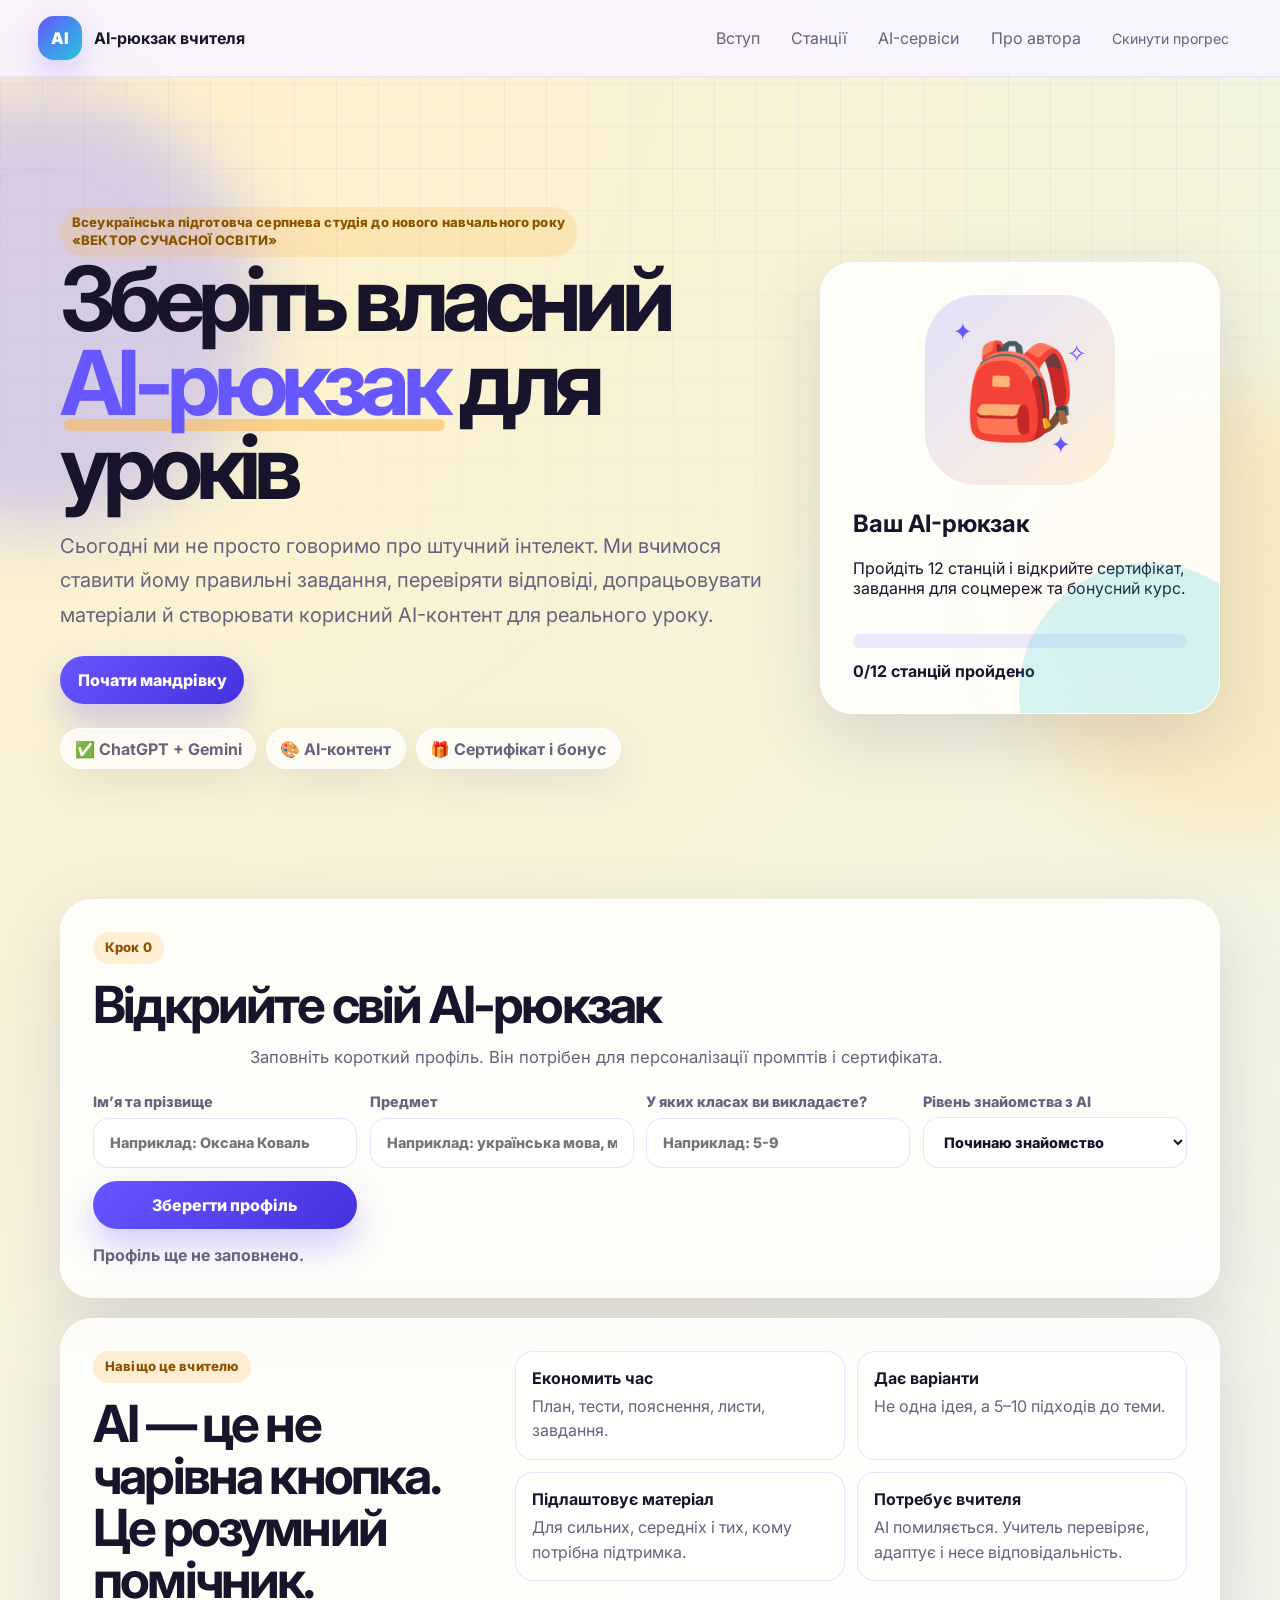
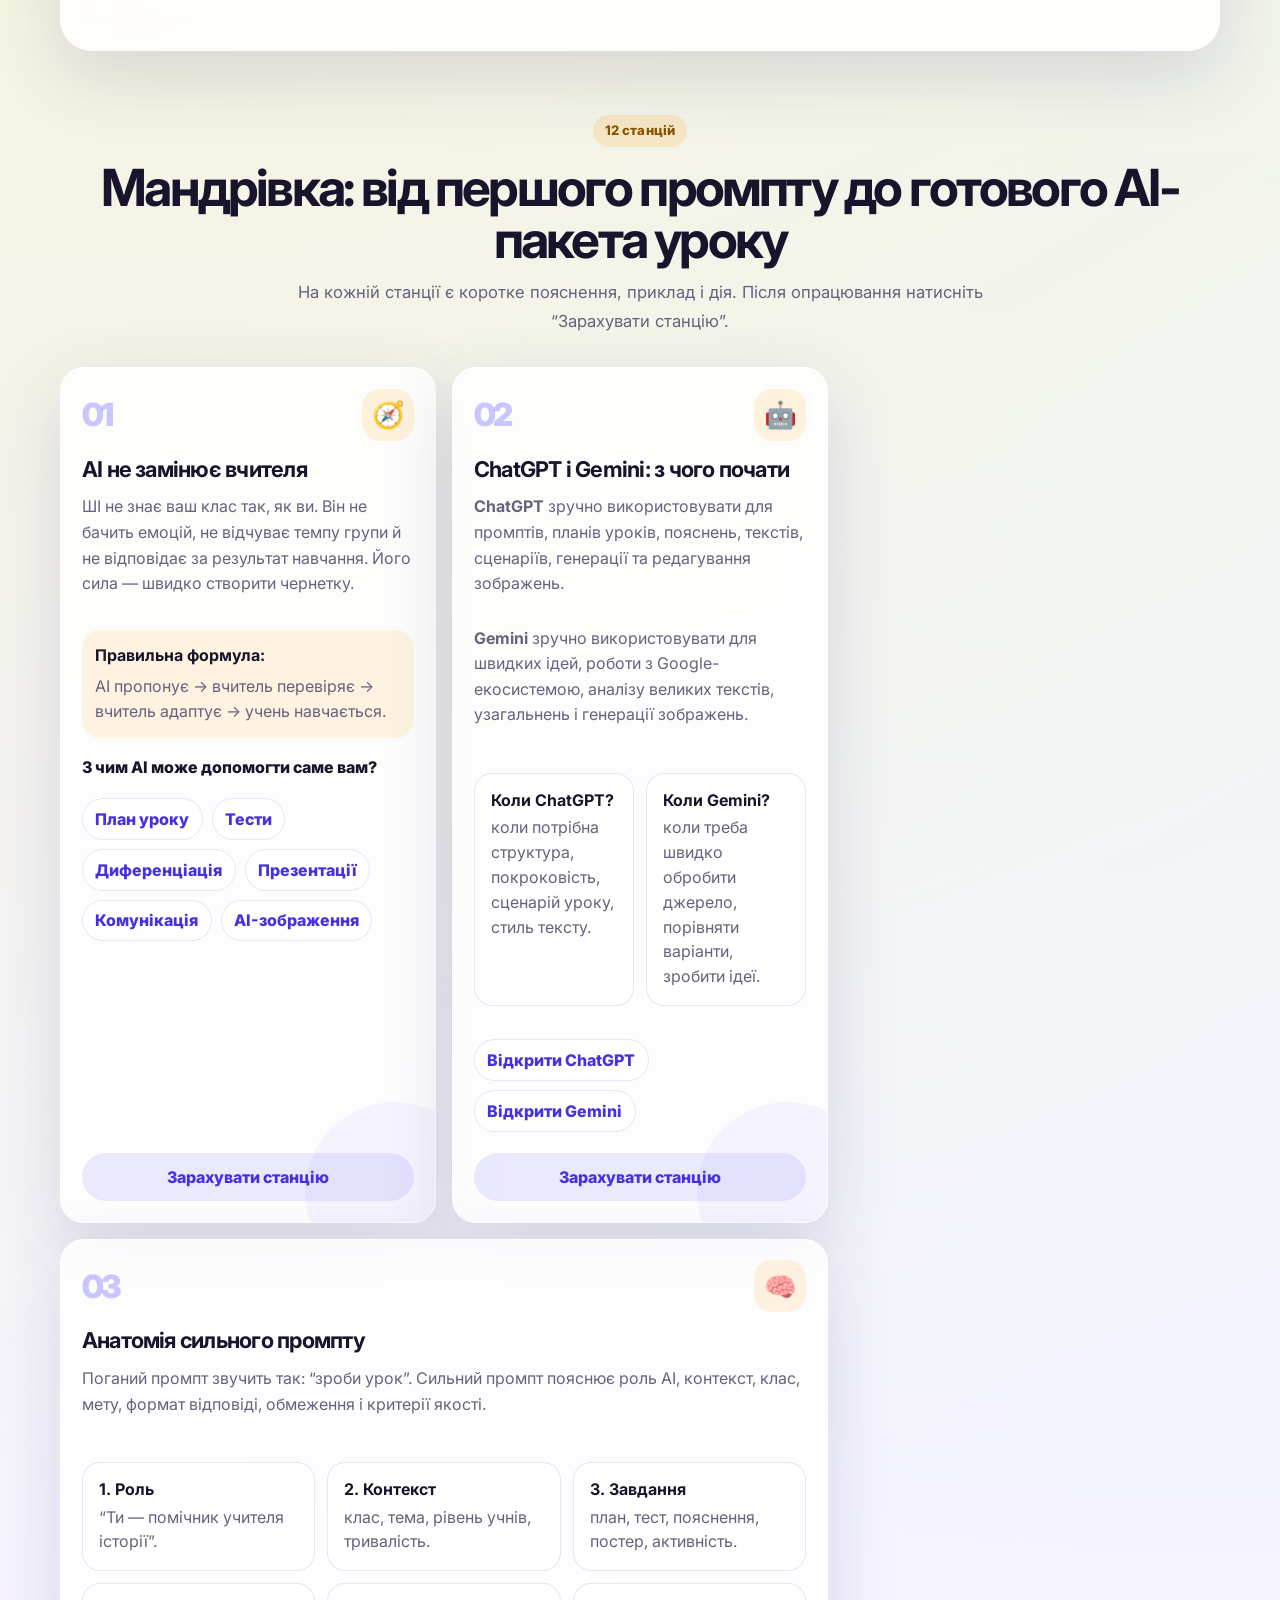
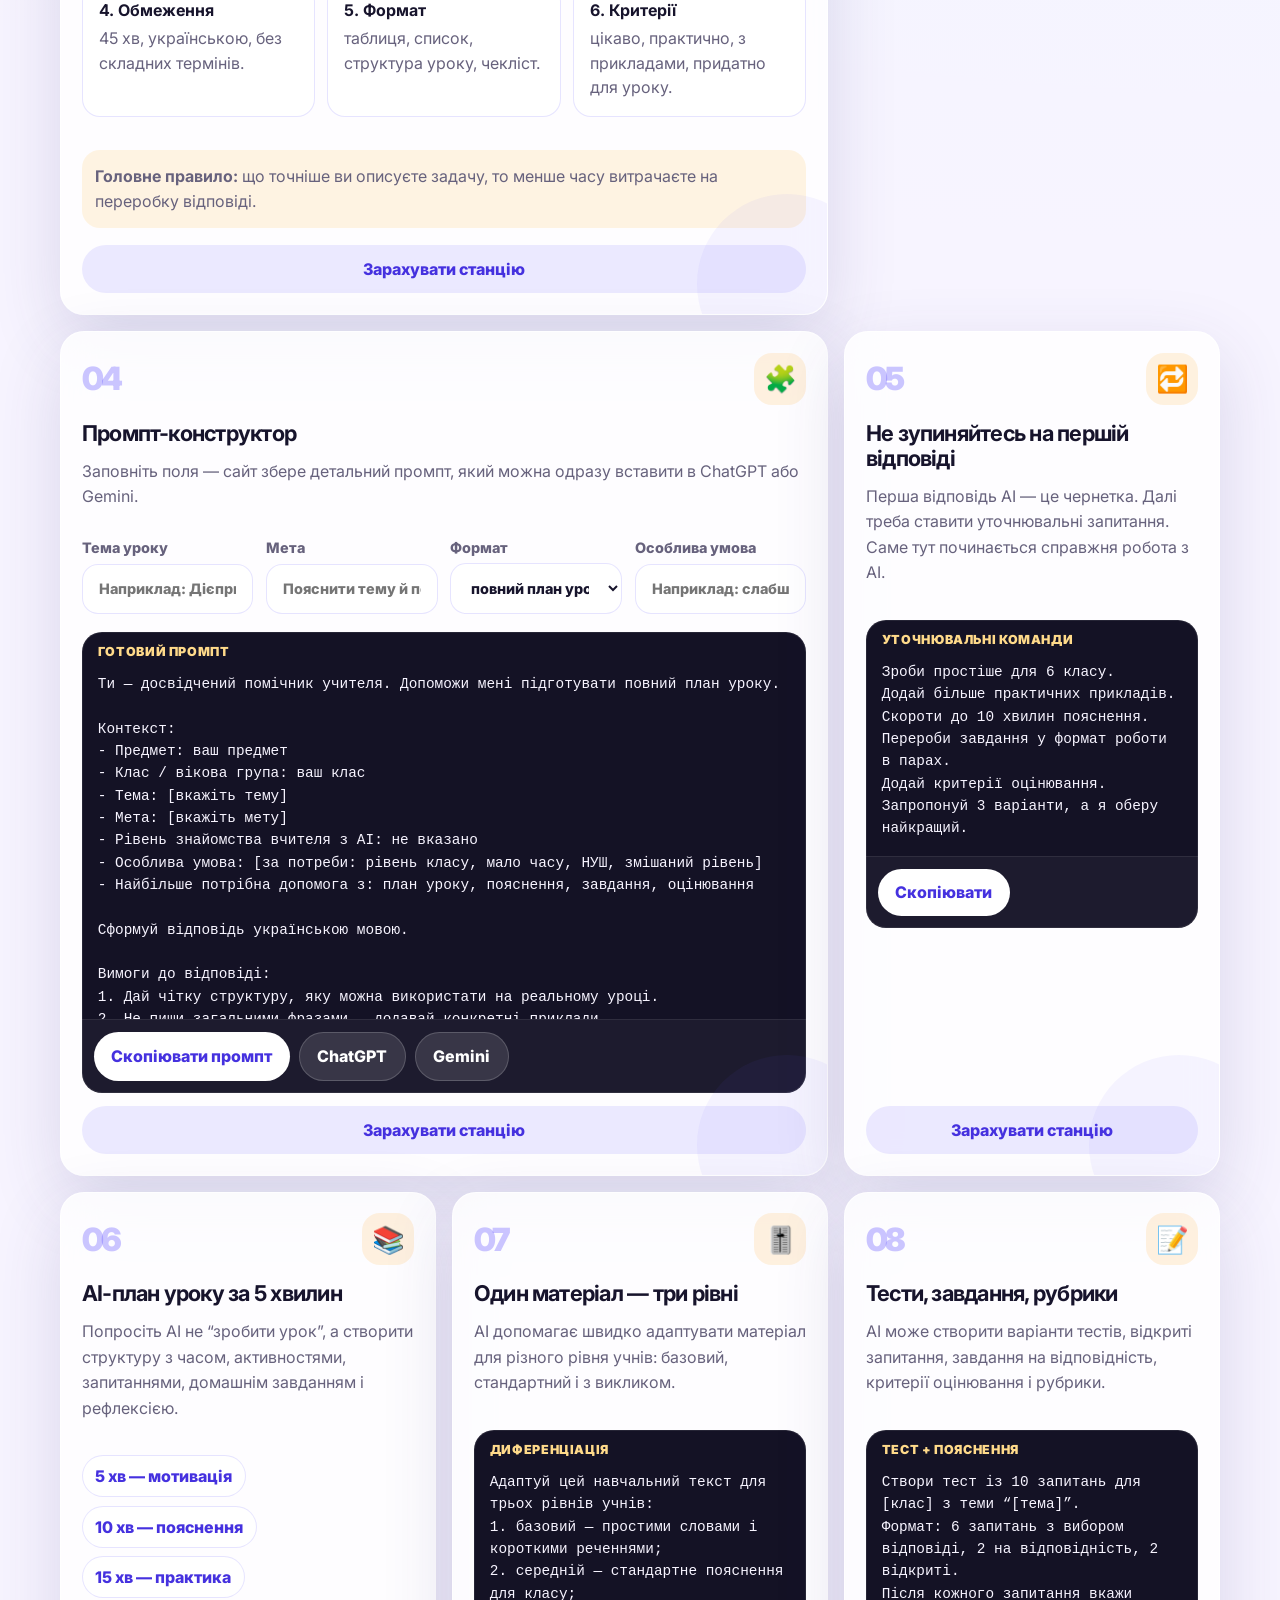
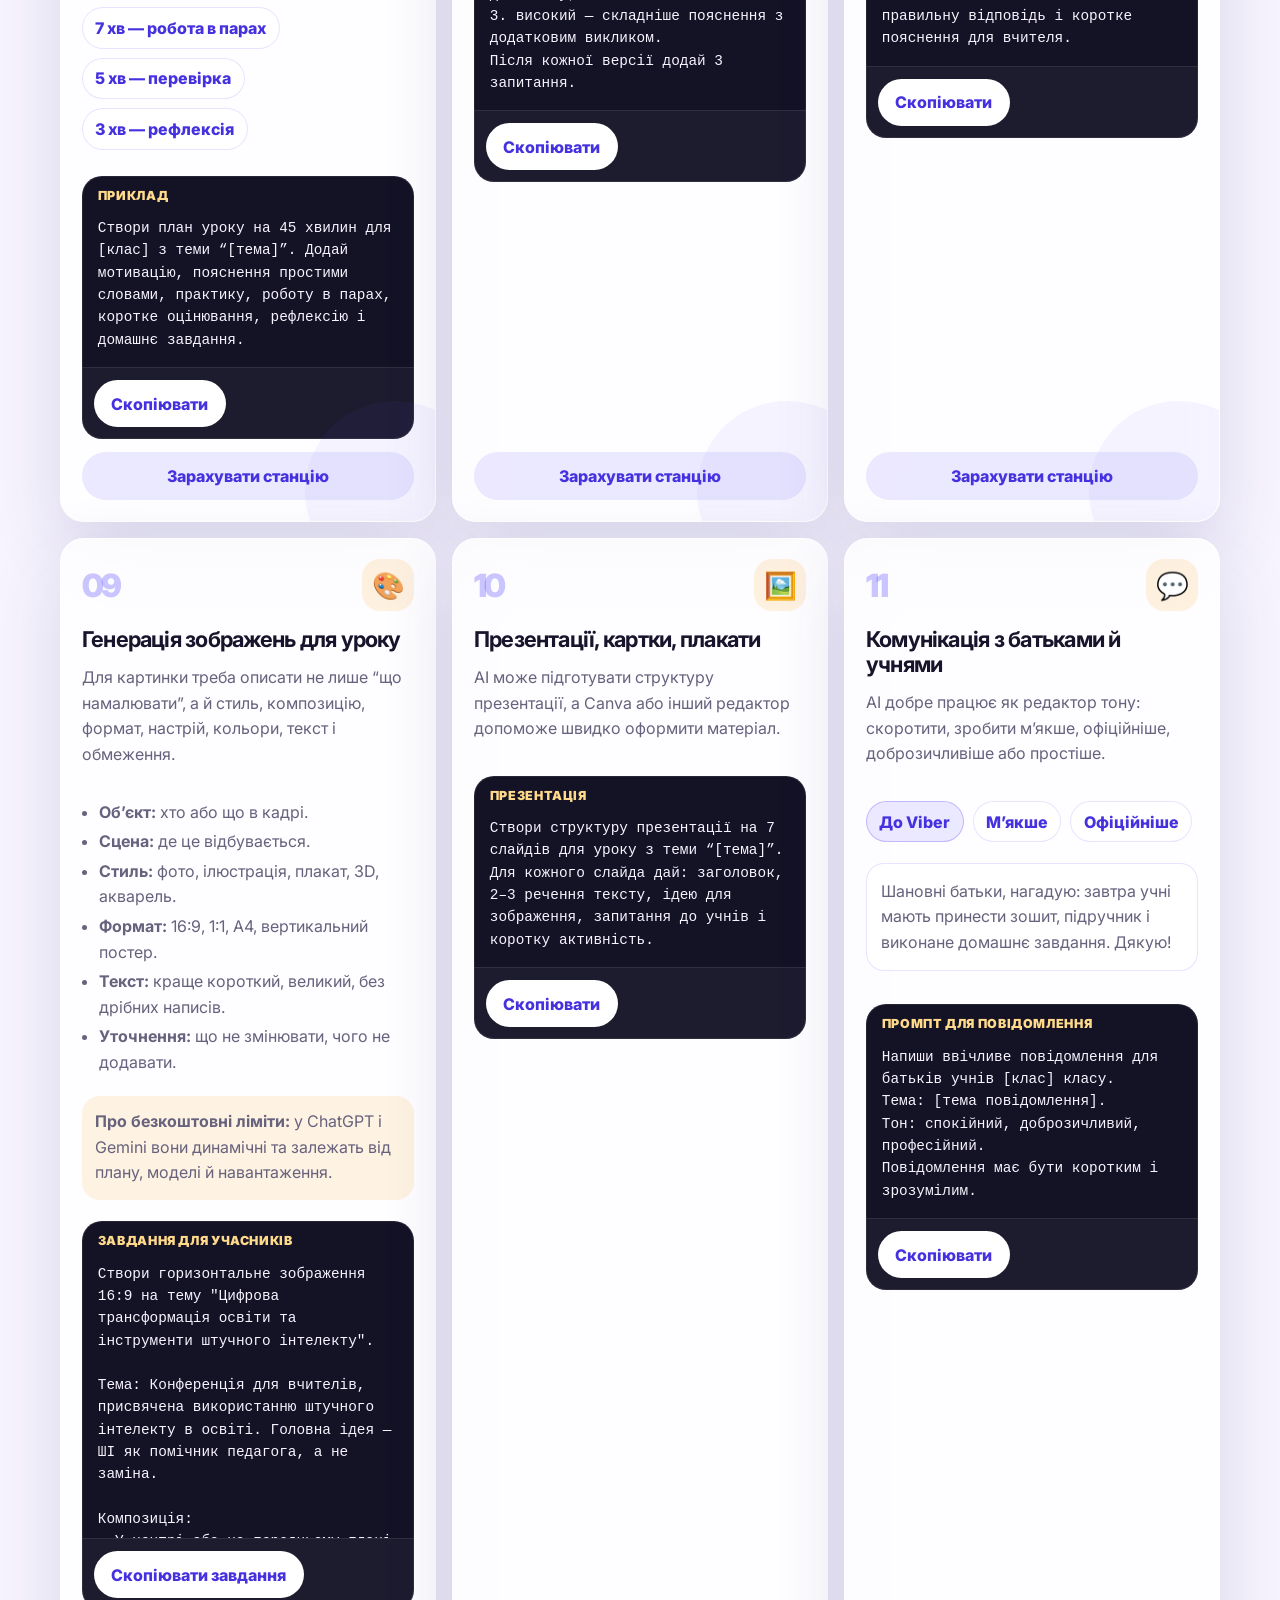
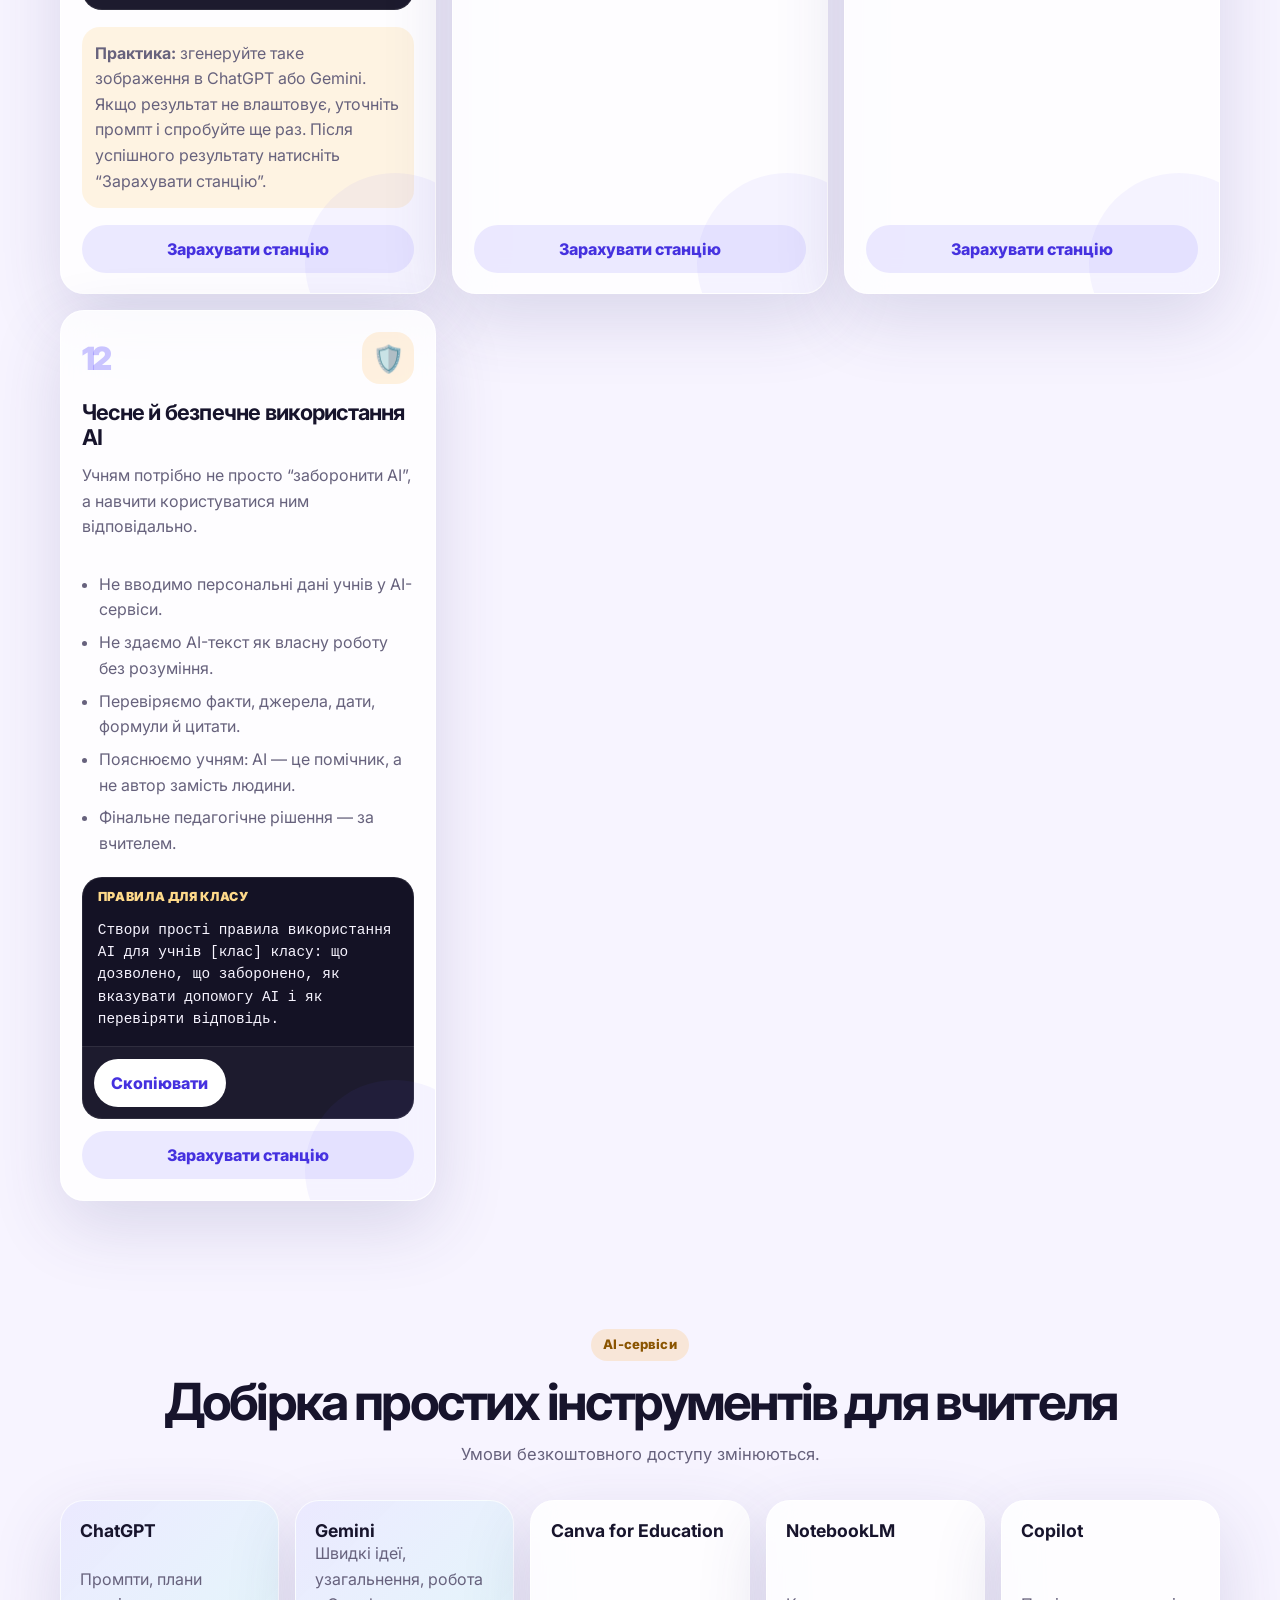
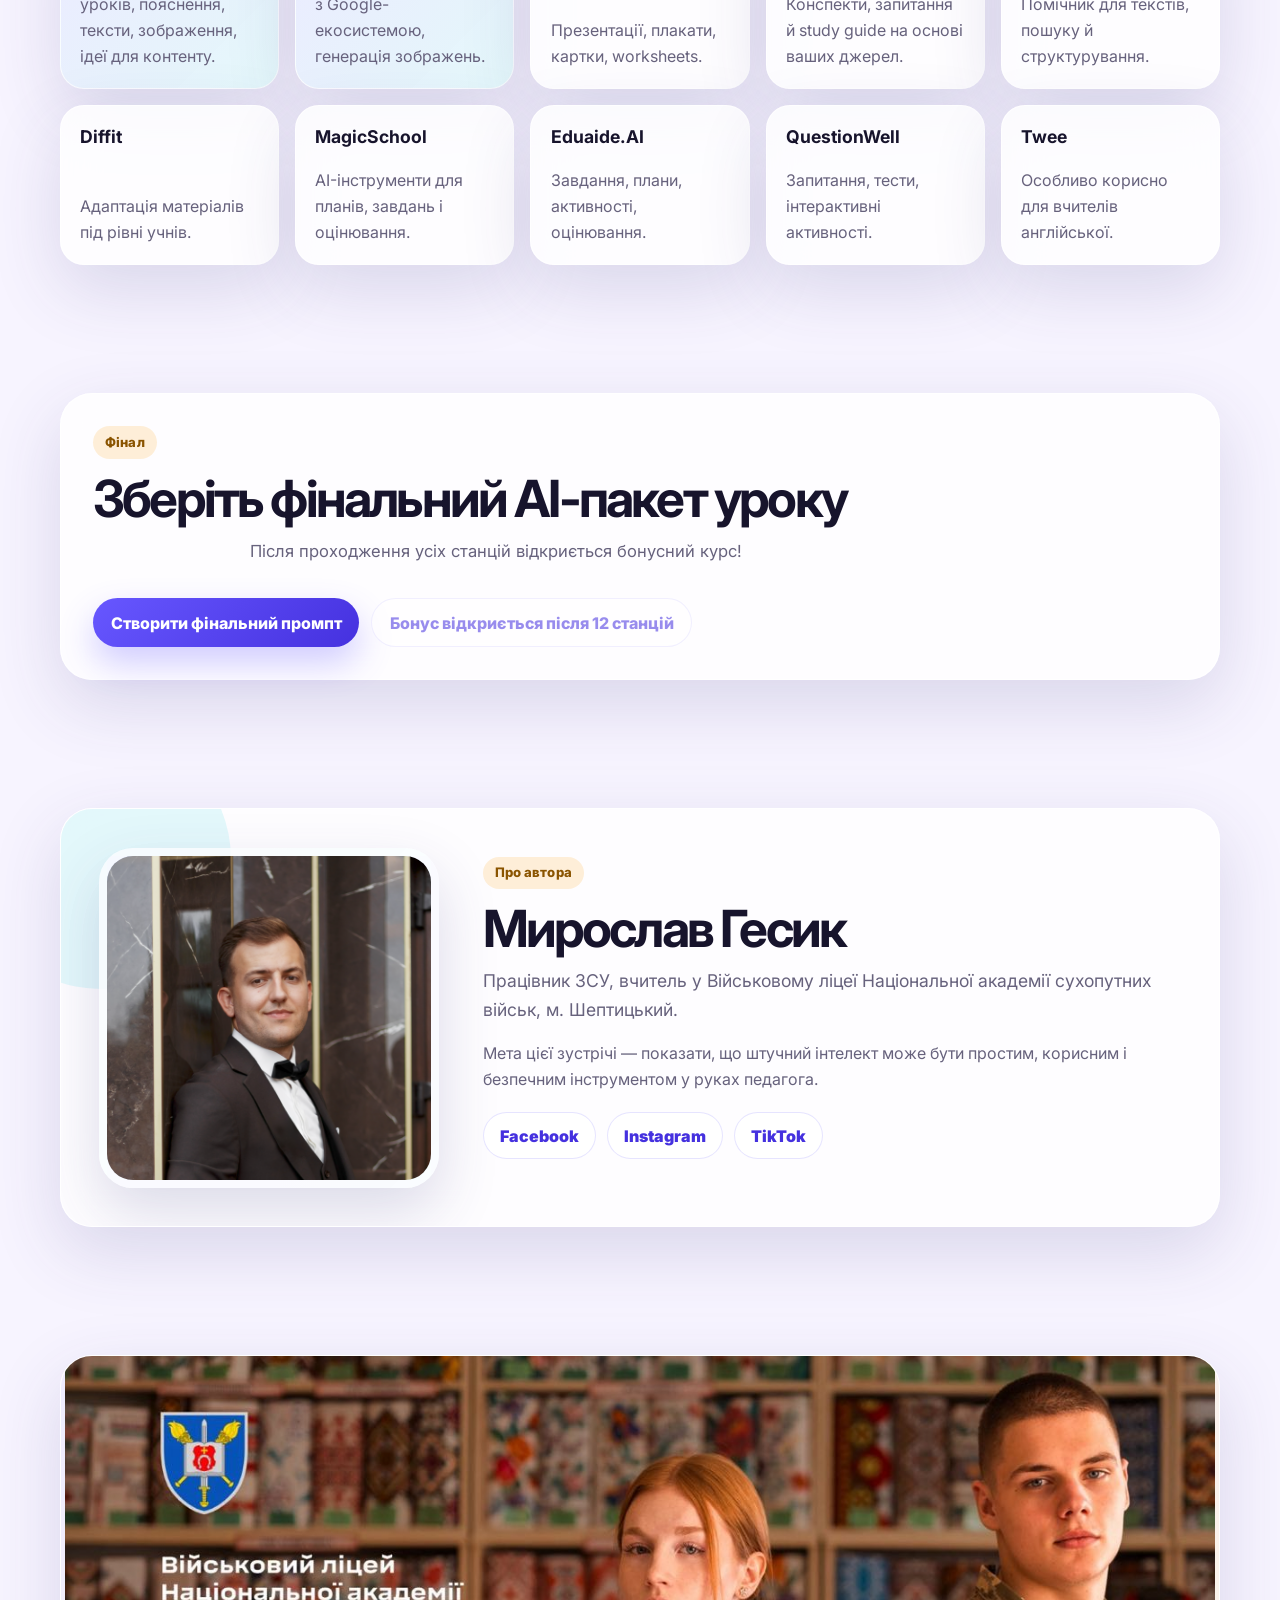
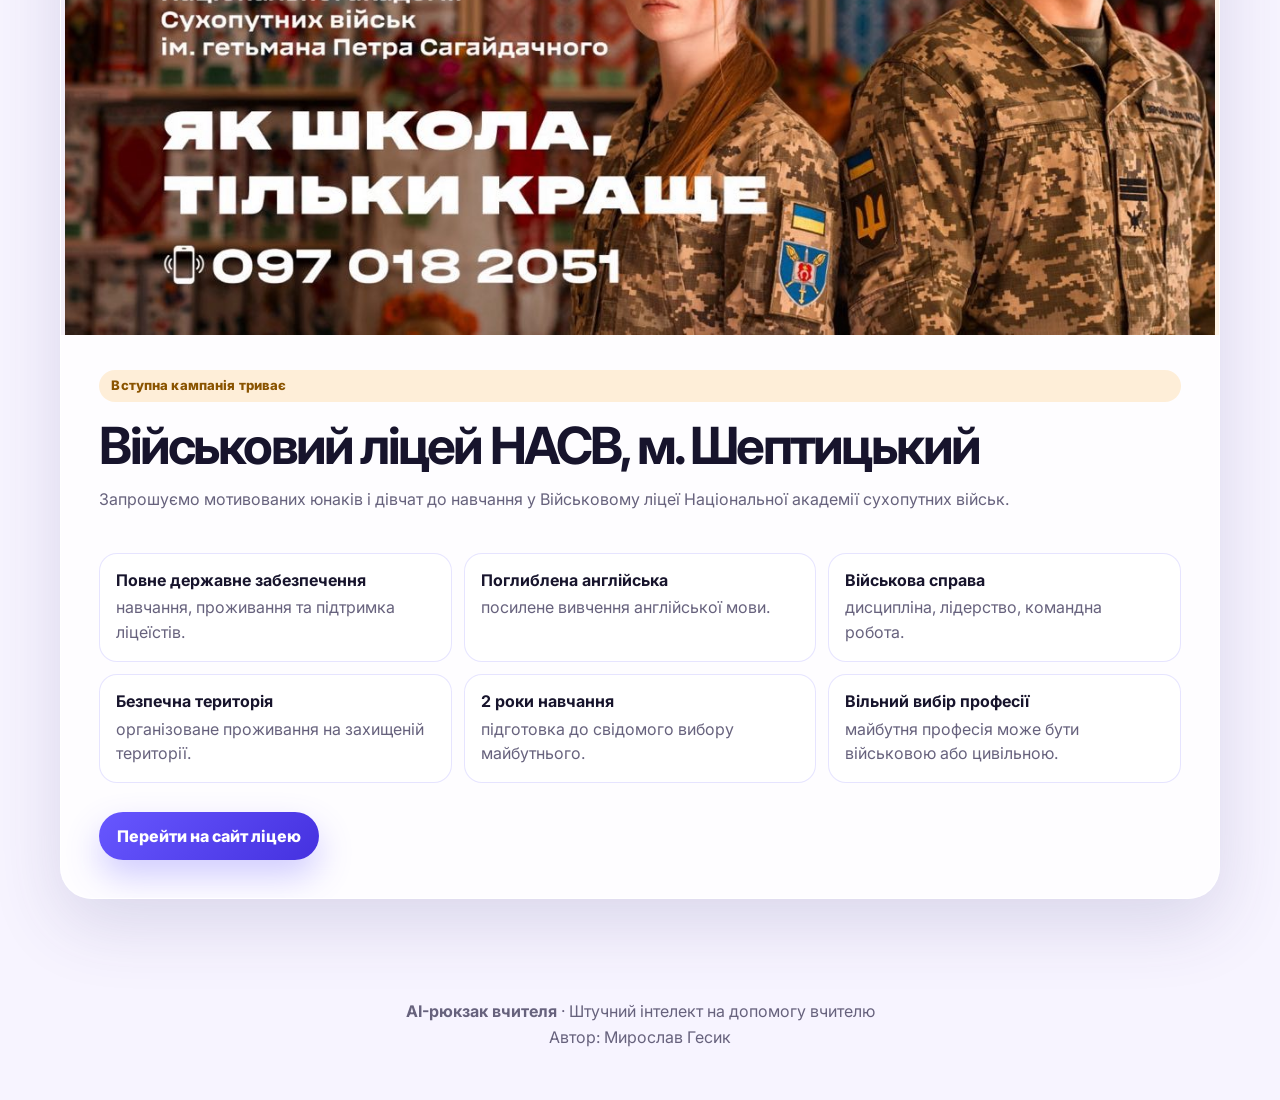
<file: index.html>
<!doctype html>
<html lang="uk">
<head>
  <meta charset="utf-8" />
  <meta name="viewport" content="width=device-width, initial-scale=1" />
  <title>AI-рюкзак вчителя — ШІ на допомогу вчителю</title>
  <meta name="description" content="Інтерактивний міні-сайт для вчителів України: ChatGPT, Gemini, промпти, AI-контент, уроки, оцінювання, сертифікат і бонусний курс." />
  <meta name="theme-color" content="#6757ff" />
  <meta property="og:title" content="AI-рюкзак вчителя — ШІ на допомогу вчителю" />
  <meta property="og:description" content="Інтерактивний майстер-клас для педагогів: ChatGPT, Gemini, промпти, AI-контент, уроки, сертифікат і бонусний курс." />
  <meta property="og:type" content="website" />
  <meta property="og:locale" content="uk_UA" />
  <meta property="og:site_name" content="AI-рюкзак вчителя" />
  <meta property="og:image" content="https://myroslavhesyk.github.io/ai-backpack-teacher/assets/placeholder.png" />
  <meta property="og:image:alt" content="Штучний інтелект на допомогу вчителю — майстер-клас для педагогів" />
  <meta property="og:image:type" content="image/png" />
  <meta name="twitter:card" content="summary_large_image" />
  <meta name="twitter:title" content="AI-рюкзак вчителя — ШІ на допомогу вчителю" />
  <meta name="twitter:description" content="Практична AI-мандрівка для вчителя: промпти, уроки, візуали, сертифікат і бонусний курс." />
  <meta name="twitter:image" content="https://myroslavhesyk.github.io/ai-backpack-teacher/assets/placeholder.png" />
  <link rel="image_src" href="./assets/placeholder.png" />
  <link rel="preconnect" href="https://fonts.googleapis.com">
  <link rel="preconnect" href="https://fonts.gstatic.com" crossorigin>
  <link href="https://fonts.googleapis.com/css2?family=Inter:wght@400;500;600;700;800;900&display=swap" rel="stylesheet">
  <link rel="stylesheet" href="style.css" />
</head>
<body>
  <div class="bg-orb orb-one" aria-hidden="true"></div>
  <div class="bg-orb orb-two" aria-hidden="true"></div>
  <div class="bg-grid" aria-hidden="true"></div>

  <header class="site-header" id="top">
    <a href="#top" class="brand" aria-label="AI-рюкзак вчителя">
      <span class="brand-mark">AI</span>
      <span>
        <strong>AI-рюкзак вчителя</strong>
      <!--   <small>Освітні горизонти 2026</small> -->
      </span>
    </a>
    <button class="menu-btn" id="menuBtn" type="button" aria-label="Відкрити меню" aria-expanded="false" aria-controls="mainNav">
      <span class="menu-icon" aria-hidden="true"><span></span><span></span><span></span></span>
    </button>
    <nav class="nav" id="mainNav">
      <a href="intro.html">Вступ</a>
      <a href="#stations">Станції</a>
      <a href="#tools">AI-сервіси</a>
      <!-- <a href="#final">Фінал</a> -->
      <a href="#about">Про автора</a>
      <button class="ghost-btn small" id="resetBtn" type="button">Скинути прогрес</button>
    </nav>
  </header>

  <main>
    <section class="hero section" id="start">
      <div class="hero-content">
        <div class="eyebrow">Всеукраїнська підготовча серпнева студія до нового навчального року <br> «ВЕКТОР СУЧАСНОЇ ОСВІТИ» 
</div>
        <h1>Зберіть власний <span>AI-рюкзак</span> для уроків</h1>
        <p class="lead">
          Сьогодні ми не просто говоримо про штучний інтелект. Ми вчимося ставити йому правильні завдання,
          перевіряти відповіді, допрацьовувати матеріали й створювати корисний AI-контент для реального уроку.
        </p>
        <div class="hero-actions">
          <a class="primary-btn" href="#registration">Почати мандрівку</a>
          
        </div>
        <div class="hero-badges" aria-label="Ключові переваги">
          <span>✅ ChatGPT + Gemini</span>
          <span>🎨 AI-контент</span>
          <span>🎁 Сертифікат і бонус</span>
        </div>
      </div>
      <aside class="hero-card" aria-label="Прогрес AI-рюкзака">
        <div class="backpack-visual">
          <div class="backpack-face">🎒</div>
          <div class="spark spark-a">✦</div>
          <div class="spark spark-b">✧</div>
          <div class="spark spark-c">✦</div>
        </div>
        <h2>Ваш AI-рюкзак</h2>
        <p>Пройдіть 12 станцій і відкрийте сертифікат, завдання для соцмереж та бонусний курс.</p>
        <div class="progress-shell" role="progressbar" aria-valuemin="0" aria-valuemax="12" aria-valuenow="0">
          <div class="progress-bar" id="progressBar"></div>
        </div>
        <strong id="progressText">0/12 станцій пройдено</strong>
        
      </aside>
    </section>

    <section class="section registration-card" id="registration">
      <div class="section-heading compact">
        <span class="section-kicker">Крок 0</span>
        <h2>Відкрийте свій AI-рюкзак</h2>
        <p>Заповніть короткий профіль. Він потрібен для персоналізації промптів і сертифіката.</p>
      </div>
      <form class="profile-form" id="profileForm">
        <label>
          Ім’я та прізвище
          <input type="text" name="name" placeholder="Наприклад: Оксана Коваль" required />
        </label>
        <label>
          Предмет
          <input type="text" name="subject" placeholder="Наприклад: українська мова, математика, історія" required />
        </label>
        <label>
          У яких класах ви викладаєте?
          <input type="text" name="grade" placeholder="Наприклад: 5-9" required />
        </label>
        <label>
          Рівень знайомства з AI
          <select name="aiLevel" required>
            <option value="Починаю знайомство">Починаю знайомство</option>
            <option value="Трохи користуюсь">Трохи користуюсь</option>
            <option value="Активно використовую">Активно використовую</option>
          </select>
        </label>
        <button class="primary-btn" type="submit">Зберегти профіль</button>
      </form>
      <p class="status-line" id="profileStatus">Профіль ще не заповнено.</p>
    </section>

    <section class="section intro-strip" id="why-ai">
      <div>
        <span class="section-kicker">Навіщо це вчителю</span>
        <h2>AI — це не чарівна кнопка. Це розумний помічник.</h2>
      </div>
      <div class="value-grid">
        <div><strong>Економить час</strong><span>План, тести, пояснення, листи, завдання.</span></div>
        <div><strong>Дає варіанти</strong><span>Не одна ідея, а 5–10 підходів до теми.</span></div>
        <div><strong>Підлаштовує матеріал</strong><span>Для сильних, середніх і тих, кому потрібна підтримка.</span></div>
        <div><strong>Потребує вчителя</strong><span>AI помиляється. Учитель перевіряє, адаптує і несе відповідальність.</span></div>
      </div>
    </section>

    <section class="section" id="stations">
      <div class="section-heading">
        <span class="section-kicker">12 станцій</span>
        <h2>Мандрівка: від першого промпту до готового AI-пакета уроку</h2>
        <p>На кожній станції є коротке пояснення, приклад і дія. Після опрацювання натисніть “Зарахувати станцію”.</p>
      </div>

      <div class="station-grid">
        <article class="station-card" data-station="1">
          <div class="station-top"><span class="station-number">01</span><span class="station-icon">🧭</span></div>
          <h3>AI не замінює вчителя</h3>
          <p>ШІ не знає ваш клас так, як ви. Він не бачить емоцій, не відчуває темпу групи й не відповідає за результат навчання. Його сила — швидко створити чернетку.</p>
          <div class="teacher-formula">
            <strong>Правильна формула:</strong>
            <span>AI пропонує → вчитель перевіряє → вчитель адаптує → учень навчається.</span>
          </div>
          <p class="micro-title">З чим AI може допомогти саме вам?</p>
          <div class="choice-list" data-choice-group="needs">
            <button type="button" data-value="План уроку">План уроку</button>
            <button type="button" data-value="Тести">Тести</button>
            <button type="button" data-value="Диференціація">Диференціація</button>
            <button type="button" data-value="Презентації">Презентації</button>
            <button type="button" data-value="Комунікація">Комунікація</button>
            <button type="button" data-value="AI-зображення">AI-зображення</button>
          </div>
          <button class="complete-btn" type="button">Зарахувати станцію</button>
        </article>

        <article class="station-card" data-station="2">
          <div class="station-top"><span class="station-number">02</span><span class="station-icon">🤖</span></div>
          <h3>ChatGPT і Gemini: з чого почати</h3>
          <p><strong>ChatGPT</strong> зручно використовувати для промптів, планів уроків, пояснень, текстів, сценаріїв, генерації та редагування зображень.</p>
          <p><strong>Gemini</strong> зручно використовувати для швидких ідей, роботи з Google-екосистемою, аналізу великих текстів, узагальнень і генерації зображень.</p>
          <div class="compare-box">
            <div><strong>Коли ChatGPT?</strong><span>коли потрібна структура, покроковість, сценарій уроку, стиль тексту.</span></div>
            <div><strong>Коли Gemini?</strong><span>коли треба швидко обробити джерело, порівняти варіанти, зробити ідеї.</span></div>
          </div>
          <div class="quick-links">
            <a href="https://chatgpt.com/" target="_blank" rel="noopener">Відкрити ChatGPT</a>
            <a href="https://gemini.google.com/" target="_blank" rel="noopener">Відкрити Gemini</a>
          </div>
          <button class="complete-btn" type="button">Зарахувати станцію</button>
        </article>

        <article class="station-card wide" data-station="3">
          <div class="station-top"><span class="station-number">03</span><span class="station-icon">🧠</span></div>
          <h3>Анатомія сильного промпту</h3>
          <p>Поганий промпт звучить так: “зроби урок”. Сильний промпт пояснює роль AI, контекст, клас, мету, формат відповіді, обмеження і критерії якості.</p>
          <div class="prompt-rules-grid">
            <div><b>1. Роль</b><span>“Ти — помічник учителя історії”.</span></div>
            <div><b>2. Контекст</b><span>клас, тема, рівень учнів, тривалість.</span></div>
            <div><b>3. Завдання</b><span>план, тест, пояснення, постер, активність.</span></div>
            <div><b>4. Обмеження</b><span>45 хв, українською, без складних термінів.</span></div>
            <div><b>5. Формат</b><span>таблиця, список, структура уроку, чекліст.</span></div>
            <div><b>6. Критерії</b><span>цікаво, практично, з прикладами, придатно для уроку.</span></div>
          </div>
          <div class="note">
            <strong>Головне правило:</strong> що точніше ви описуєте задачу, то менше часу витрачаєте на переробку відповіді.
          </div>
          <button class="complete-btn" type="button">Зарахувати станцію</button>
        </article>

        <article class="station-card wide" id="prompt-builder" data-station="4">
          <div class="station-top"><span class="station-number">04</span><span class="station-icon">🧩</span></div>
          <h3>Промпт-конструктор</h3>
          <p>Заповніть поля — сайт збере детальний промпт, який можна одразу вставити в ChatGPT або Gemini.</p>
          <div class="prompt-builder">
            <label>Тема уроку<input id="topicInput" type="text" placeholder="Наприклад: Дієприкметник" /></label>
            <label>Мета<input id="goalInput" type="text" placeholder="Пояснити тему й потренувати застосування" /></label>
            <label>Формат
              <select id="formatInput">
                <option>повний план уроку</option>
                <option>тест</option>
                <option>групова активність</option>
                <option>домашнє завдання</option>
                <option>презентація</option>
                <option>AI-зображення або постер</option>
              </select>
            </label>
            <label>Особлива умова<input id="conditionInput" type="text" placeholder="Наприклад: слабший клас, мало часу, НУШ" /></label>
          </div>
          <div class="prompt-box">
            <div class="prompt-label">Готовий промпт</div>
            <pre id="generatedPrompt"></pre>
            <div class="prompt-actions">
              <button class="copy-btn" type="button" data-copy-target="generatedPrompt">Скопіювати промпт</button>
              <a href="https://chatgpt.com/" target="_blank" rel="noopener">ChatGPT</a>
              <a href="https://gemini.google.com/" target="_blank" rel="noopener">Gemini</a>
            </div>
          </div>
          <button class="complete-btn" type="button">Зарахувати станцію</button>
        </article>

        <article class="station-card" data-station="5">
          <div class="station-top"><span class="station-number">05</span><span class="station-icon">🔁</span></div>
          <h3>Не зупиняйтесь на першій відповіді</h3>
          <p>Перша відповідь AI — це чернетка. Далі треба ставити уточнювальні запитання. Саме тут починається справжня робота з AI.</p>
          <div class="prompt-box small-box">
            <div class="prompt-label">Уточнювальні команди</div>
            <pre id="followUpPrompt">Зроби простіше для 6 класу.
Додай більше практичних прикладів.
Скороти до 10 хвилин пояснення.
Перероби завдання у формат роботи в парах.
Додай критерії оцінювання.
Запропонуй 3 варіанти, а я оберу найкращий.</pre>
            <div class="prompt-actions"><button class="copy-btn" type="button" data-copy-target="followUpPrompt">Скопіювати</button></div>
          </div>
          <button class="complete-btn" type="button">Зарахувати станцію</button>
        </article>

        <article class="station-card" data-station="6">
          <div class="station-top"><span class="station-number">06</span><span class="station-icon">📚</span></div>
          <h3>AI-план уроку за 5 хвилин</h3>
          <p>Попросіть AI не “зробити урок”, а створити структуру з часом, активностями, запитаннями, домашнім завданням і рефлексією.</p>
          <div class="mini-result">
            <span>5 хв — мотивація</span><span>10 хв — пояснення</span><span>15 хв — практика</span><span>7 хв — робота в парах</span><span>5 хв — перевірка</span><span>3 хв — рефлексія</span>
          </div>
          <div class="prompt-box small-box">
            <div class="prompt-label">Приклад</div>
            <pre id="lessonPrompt">Створи план уроку на 45 хвилин для [клас] з теми “[тема]”. Додай мотивацію, пояснення простими словами, практику, роботу в парах, коротке оцінювання, рефлексію і домашнє завдання.</pre>
            <div class="prompt-actions"><button class="copy-btn" type="button" data-copy-target="lessonPrompt">Скопіювати</button></div>
          </div>
          <button class="complete-btn" type="button">Зарахувати станцію</button>
        </article>

        <article class="station-card" data-station="7">
          <div class="station-top"><span class="station-number">07</span><span class="station-icon">🎚️</span></div>
          <h3>Один матеріал — три рівні</h3>
          <p>AI допомагає швидко адаптувати матеріал для різного рівня учнів: базовий, стандартний і з викликом.</p>
          <div class="prompt-box small-box">
            <div class="prompt-label">Диференціація</div>
            <pre id="diffPrompt">Адаптуй цей навчальний текст для трьох рівнів учнів:
1. базовий — простими словами і короткими реченнями;
2. середній — стандартне пояснення для класу;
3. високий — складніше пояснення з додатковим викликом.
Після кожної версії додай 3 запитання.</pre>
            <div class="prompt-actions"><button class="copy-btn" type="button" data-copy-target="diffPrompt">Скопіювати</button></div>
          </div>
          <button class="complete-btn" type="button">Зарахувати станцію</button>
        </article>

        <article class="station-card" data-station="8">
          <div class="station-top"><span class="station-number">08</span><span class="station-icon">📝</span></div>
          <h3>Тести, завдання, рубрики</h3>
          <p>AI може створити варіанти тестів, відкриті запитання, завдання на відповідність, критерії оцінювання і рубрики.</p>
          <div class="prompt-box small-box">
            <div class="prompt-label">Тест + пояснення</div>
            <pre id="testPrompt">Створи тест із 10 запитань для [клас] з теми “[тема]”.
Формат: 6 запитань з вибором відповіді, 2 на відповідність, 2 відкриті.
Після кожного запитання вкажи правильну відповідь і коротке пояснення для вчителя.</pre>
            <div class="prompt-actions"><button class="copy-btn" type="button" data-copy-target="testPrompt">Скопіювати</button></div>
          </div>
          <button class="complete-btn" type="button">Зарахувати станцію</button>
        </article>

        <article class="station-card" data-station="9">
          <div class="station-top"><span class="station-number">09</span><span class="station-icon">🎨</span></div>
          <h3>Генерація зображень для уроку</h3>
          <p>Для картинки треба описати не лише “що намалювати”, а й стиль, композицію, формат, настрій, кольори, текст і обмеження.</p>
          <ul class="rules-list compact-list">
            <li><strong>Об’єкт:</strong> хто або що в кадрі.</li>
            <li><strong>Сцена:</strong> де це відбувається.</li>
            <li><strong>Стиль:</strong> фото, ілюстрація, плакат, 3D, акварель.</li>
            <li><strong>Формат:</strong> 16:9, 1:1, A4, вертикальний постер.</li>
            <li><strong>Текст:</strong> краще короткий, великий, без дрібних написів.</li>
            <li><strong>Уточнення:</strong> що не змінювати, чого не додавати.</li>
          </ul>
          <div class="limit-note">
            <strong>Про безкоштовні ліміти:</strong> у ChatGPT і Gemini вони динамічні та залежать від плану, моделі й навантаження. 
          </div>
          <div class="prompt-box small-box">
            <div class="prompt-label">Завдання для учасників</div>
           <pre id="imagePrompt">Створи горизонтальне зображення 16:9 на тему "Цифрова трансформація освіти та інструменти штучного інтелекту".

Тема: Конференція для вчителів, присвячена використанню штучного інтелекту в освіті. Головна ідея — ШІ як помічник педагога, а не заміна.

Композиція:
- У центрі або на передньому плані — група вчителів (3-4 особи) сидять за столами з ноутбуками, планшетами, смартфонами. Вони активно працюють, обговорюють, посміхаються.
- На екранах пристроїв — видно інтерфейси чатів зі ШІ (ChatGPT, Gemini) або стилізовані іконки штучного інтелекту (блискавка, мозок, шестерня).
- На задньому плані — сцена або презентаційний екран із написом "Цифрова трансформація освіти" або "AI-рюкзак вчителя".
- Атмосфера: сучасна конференція, освітній захід, світле приміщення, комфортна обстановка.

Стиль:
- Сучасний освітній постер або плакат у стилі flat illustration з елементами ізометрії.
- Світлі, професійні кольори: білий, лавандовий (#6757ff), м'ятний (#23c8db), теплий жовтий (#ffb84d).
- Чисті лінії, чіткі форми, дружня атмосфера співпраці.

Текст на зображенні (за можливості):
- Великий читабельний напис: "AI-рюкзак вчителя" або "ШІ на допомогу вчителю".

Обмеження:
- Без зайвих дрібних написів.
- Без спотворених облич, природні пропорції.
- Без роботів або страшних машин.
- Якість: висока, чітка.</pre>
            <div class="prompt-actions"><button class="copy-btn" type="button" data-copy-target="imagePrompt">Скопіювати завдання</button></div>
          </div>
          <div class="task-card">
            <strong>Практика:</strong> згенеруйте таке зображення в ChatGPT або Gemini. Якщо результат не влаштовує, уточніть промпт і спробуйте ще раз. Після успішного результату натисніть “Зарахувати станцію”.
          </div>
          <button class="complete-btn" type="button">Зарахувати станцію</button>
        </article>

        <article class="station-card" data-station="10">
          <div class="station-top"><span class="station-number">10</span><span class="station-icon">🖼️</span></div>
          <h3>Презентації, картки, плакати</h3>
          <p>AI може підготувати структуру презентації, а Canva або інший редактор допоможе швидко оформити матеріал.</p>
          <div class="prompt-box small-box">
            <div class="prompt-label">Презентація</div>
            <pre id="visualPrompt">Створи структуру презентації на 7 слайдів для уроку з теми “[тема]”. Для кожного слайда дай: заголовок, 2–3 речення тексту, ідею для зображення, запитання до учнів і коротку активність.</pre>
            <div class="prompt-actions"><button class="copy-btn" type="button" data-copy-target="visualPrompt">Скопіювати</button></div>
          </div>
          <button class="complete-btn" type="button">Зарахувати станцію</button>
        </article>

        <article class="station-card" data-station="11">
          <div class="station-top"><span class="station-number">11</span><span class="station-icon">💬</span></div>
          <h3>Комунікація з батьками й учнями</h3>
          <p>AI добре працює як редактор тону: скоротити, зробити м’якше, офіційніше, доброзичливіше або простіше.</p>
          <div class="tone-demo">
            <button type="button" data-tone="short">До Viber</button>
            <button type="button" data-tone="soft">М’якше</button>
            <button type="button" data-tone="official">Офіційніше</button>
          </div>
          <p class="message-preview" id="messagePreview">Оберіть тон повідомлення.</p>
          <div class="prompt-box small-box">
            <div class="prompt-label">Промпт для повідомлення</div>
            <pre id="messagePrompt">Напиши ввічливе повідомлення для батьків учнів [клас] класу.
Тема: [тема повідомлення].
Тон: спокійний, доброзичливий, професійний.
Повідомлення має бути коротким і зрозумілим.</pre>
            <div class="prompt-actions"><button class="copy-btn" type="button" data-copy-target="messagePrompt">Скопіювати</button></div>
          </div>
          <button class="complete-btn" type="button">Зарахувати станцію</button>
        </article>

        <article class="station-card" data-station="12">
          <div class="station-top"><span class="station-number">12</span><span class="station-icon">🛡️</span></div>
          <h3>Чесне й безпечне використання AI</h3>
          <p>Учням потрібно не просто “заборонити AI”, а навчити користуватися ним відповідально.</p>
          <ul class="rules-list">
            <li>Не вводимо персональні дані учнів у AI-сервіси.</li>
            <li>Не здаємо AI-текст як власну роботу без розуміння.</li>
            <li>Перевіряємо факти, джерела, дати, формули й цитати.</li>
            <li>Пояснюємо учням: AI — це помічник, а не автор замість людини.</li>
            <li>Фінальне педагогічне рішення — за вчителем.</li>
          </ul>
          <div class="prompt-box small-box">
            <div class="prompt-label">Правила для класу</div>
            <pre id="ethicsPrompt">Створи прості правила використання AI для учнів [клас] класу: що дозволено, що заборонено, як вказувати допомогу AI і як перевіряти відповідь.</pre>
            <div class="prompt-actions"><button class="copy-btn" type="button" data-copy-target="ethicsPrompt">Скопіювати</button></div>
          </div>
          <button class="complete-btn" type="button">Зарахувати станцію</button>
        </article>
      </div>
    </section>

    <section class="section tools-section" id="tools">
      <div class="section-heading">
        <span class="section-kicker">AI-сервіси</span>
        <h2>Добірка простих інструментів для вчителя</h2>
        <p>Умови безкоштовного доступу змінюються.</p>
      </div>
      <div class="tools-grid">
        <a class="tool-card featured" href="https://chatgpt.com/" target="_blank" rel="noopener"><strong>ChatGPT</strong><span>Промпти, плани уроків, пояснення, тексти, зображення, ідеї для контенту.</span></a>
        <a class="tool-card featured" href="https://gemini.google.com/" target="_blank" rel="noopener"><strong>Gemini</strong><span>Швидкі ідеї, узагальнення, робота з Google-екосистемою, генерація зображень.</span></a>
        <a class="tool-card" href="https://www.canva.com/education/" target="_blank" rel="noopener"><strong>Canva for Education</strong><span>Презентації, плакати, картки, worksheets.</span></a>
        <a class="tool-card" href="https://notebooklm.google.com/" target="_blank" rel="noopener"><strong>NotebookLM</strong><span>Конспекти, запитання й study guide на основі ваших джерел.</span></a>
        <a class="tool-card" href="https://copilot.microsoft.com/" target="_blank" rel="noopener"><strong>Copilot</strong><span>Помічник для текстів, пошуку й структурування.</span></a>
        <a class="tool-card" href="https://web.diffit.me/" target="_blank" rel="noopener"><strong>Diffit</strong><span>Адаптація матеріалів під рівні учнів.</span></a>
        <a class="tool-card" href="https://www.magicschool.ai/" target="_blank" rel="noopener"><strong>MagicSchool</strong><span>AI-інструменти для планів, завдань і оцінювання.</span></a>
        <a class="tool-card" href="https://www.eduaide.ai/" target="_blank" rel="noopener"><strong>Eduaide.AI</strong><span>Завдання, плани, активності, оцінювання.</span></a>
        <a class="tool-card" href="https://questionwell.org/" target="_blank" rel="noopener"><strong>QuestionWell</strong><span>Запитання, тести, інтерактивні активності.</span></a>
        <a class="tool-card" href="https://twee.com/" target="_blank" rel="noopener"><strong>Twee</strong><span>Особливо корисно для вчителів англійської.</span></a>
      </div>
    </section>

    <section class="section final-section" id="final">
      <div class="final-card">
        <div>
          <span class="section-kicker">Фінал</span>
          <h2>Зберіть фінальний AI-пакет уроку</h2>
          <p>Після проходження усіх станцій відкриється бонусний курс!</p>
        </div>
        <div class="final-actions">
          <button class="primary-btn" id="makeFinalPromptBtn" type="button">Створити фінальний промпт</button>
          <button class="secondary-btn" id="certificateBtn" type="button" disabled>Бонус відкриється після 12 станцій</button>
        </div>
        <div class="prompt-box final-prompt hidden" id="finalPromptWrap">
          <div class="prompt-label">Фінальний AI-пакет</div>
          <pre id="finalPrompt"></pre>
          <div class="prompt-actions"><button class="copy-btn" type="button" data-copy-target="finalPrompt">Скопіювати фінальний промпт</button></div>
        </div>
      </div>
    </section>

    <!-- <section class="section social-challenge" id="challenge">
      <div class="section-heading compact">
        <span class="section-kicker">Соцмережевий челендж</span>
        <h2>Пост у Facebook або Instagram для участі в розіграші</h2>
        <p>Ідея для учасників: опублікувати фото, карусель або AI-зображення з літньої школи, написати короткий інсайт і додати хештеги.</p>
      </div>
      <div class="challenge-layout">
        <div class="challenge-card">
          <h3>Завдання для учасника</h3>
          <ol>
            <li>Зробіть фото з заняття або згенеруйте AI-зображення “AI-рюкзак вчителя”.</li>
            <li>Напишіть 3–5 речень: що нового дізналися і що спробуєте на уроці.</li>
            <li>Опублікуйте у Facebook або Instagram.</li>
            <li>Додайте хештеги: <strong>#ОсвітніГоризонти2026 #ІМЗО #Астро</strong>.</li>
            <li>Зареєструйте допис на сайті літньої школи для участі в розіграші.</li>
          </ol>
          <a class="primary-btn" href="https://myroslavhesyk.github.io/osvitni-horyzonty/#submit" target="_blank" rel="noopener">Сайт літньої школи</a>
        </div>
        <div class="prompt-box social-box">
          <div class="prompt-label">Приклад тексту поста</div>
          <pre id="socialPostText">Сьогодні на літній школі “Освітні горизонти 2026” зібрав/зібрала свій AI-рюкзак вчителя 🎒

Мій головний інсайт: штучний інтелект не замінює вчителя, а допомагає швидше створювати чернетки уроків, завдань, тестів і візуалів. Найближчим часом хочу спробувати AI для [вкажіть свою ідею: план уроку / тест / постер / диференціація].

Дякую за практичну й натхненну зустріч!

#ОсвітніГоризонти2026 #ІМЗО #Астро #AIдляВчителя #ШІвОсвіті</pre>
          <div class="prompt-actions"><button class="copy-btn" type="button" data-copy-target="socialPostText">Скопіювати текст поста</button></div>
        </div>
      </div>
    </section> -->

    <section class="section about-section" id="about">
      <div class="about-card">
        <div class="about-media">
          <img class="author-photo" src="./assets/hesyk.png" alt="Фото автора — Мирослав Гесик" onerror="this.onerror=null;this.src='./assets/hesyk-placeholder.svg';" />
         
        </div>
        <div class="about-content">
          <span class="section-kicker">Про автора</span>
          <h2>Мирослав Гесик</h2>
          <p class="lead-small">Працівник ЗСУ, вчитель у Військовому ліцеї Національної академії сухопутних військ, м. Шептицький.</p>
          <p>Мета цієї зустрічі — показати, що штучний інтелект може бути простим, корисним і безпечним інструментом у руках педагога.</p>
          <div class="social-links" aria-label="Соціальні мережі автора">
            <a href="https://www.facebook.com/miroslav.gesik/" target="_blank" rel="noopener">Facebook</a>
            <a href="https://www.instagram.com/myroslav_hesyk/" target="_blank" rel="noopener">Instagram</a>
            <a href="https://www.tiktok.com/@myroslav_hesyk" target="_blank" rel="noopener">TikTok</a>
          </div>
        </div>
      </div>
    </section>

    <section class="section lyceum-section" id="lyceum">
      <div class="lyceum-card">
        <div class="lyceum-media">
          <img class="lyceum-photo" src="assets/lyceum-photo-placeholder.jpg" alt="Фото Військового ліцею НАСВ, м. Шептицький" />
          
        </div>
        <div class="lyceum-content">
          <span class="section-kicker">Вступна кампанія триває</span>
          <h2>Військовий ліцей НАСВ, м. Шептицький</h2>
          <p>Запрошуємо мотивованих юнаків і дівчат до навчання у Військовому ліцеї Національної академії сухопутних військ.</p>
          <div class="benefits-grid">
            <div><strong>Повне державне забезпечення</strong><span>навчання, проживання та підтримка ліцеїстів.</span></div>
            <div><strong>Поглиблена англійська</strong><span>посилене вивчення англійської мови.</span></div>
            <div><strong>Військова справа</strong><span>дисципліна, лідерство, командна робота.</span></div>
            <div><strong>Безпечна територія</strong><span>організоване проживання на захищеній території.</span></div>
            <div><strong>2 роки навчання</strong><span>підготовка до свідомого вибору майбутнього.</span></div>
            <div><strong>Вільний вибір професії</strong><span>майбутня професія може бути військовою або цивільною.</span></div>
          </div>
          <a class="primary-btn" href="https://vlnasv.mil.gov.ua/" target="_blank" rel="noopener">Перейти на сайт ліцею</a>
        </div>
      </div>
    </section>
  </main>

  <footer class="site-footer">
    <p><strong>AI-рюкзак вчителя</strong> · Штучний інтелект на допомогу вчителю</p>
    <p>Автор: Мирослав Гесик  <!-- #ОсвітніГоризонти2026 --></p>
  </footer>

  <dialog class="certificate-dialog" id="certificateDialog">
    <button class="close-dialog" id="closeDialogBtn" type="button" aria-label="Закрити">×</button>
    <h2>Вітаємо! Бонус відкрито 🎉</h2>
    <!-- <canvas id="certificateCanvas" width="1400" height="990" aria-label="Сертифікат учасника"></canvas> -->
    <div class="dialog-actions">
      <!-- <button class="primary-btn" id="downloadCertificateBtn" type="button">Завантажити PNG</button> -->
      <a class="secondary-btn" id="bonusCourseLink" href="#" target="_blank" rel="noopener">Перейти до бонусного курсу</a>
    </div>
    
  </dialog>

  <div class="toast" id="toast" role="status" aria-live="polite"></div>

  <script src="script.js"></script>
</body>
</html>
</file>
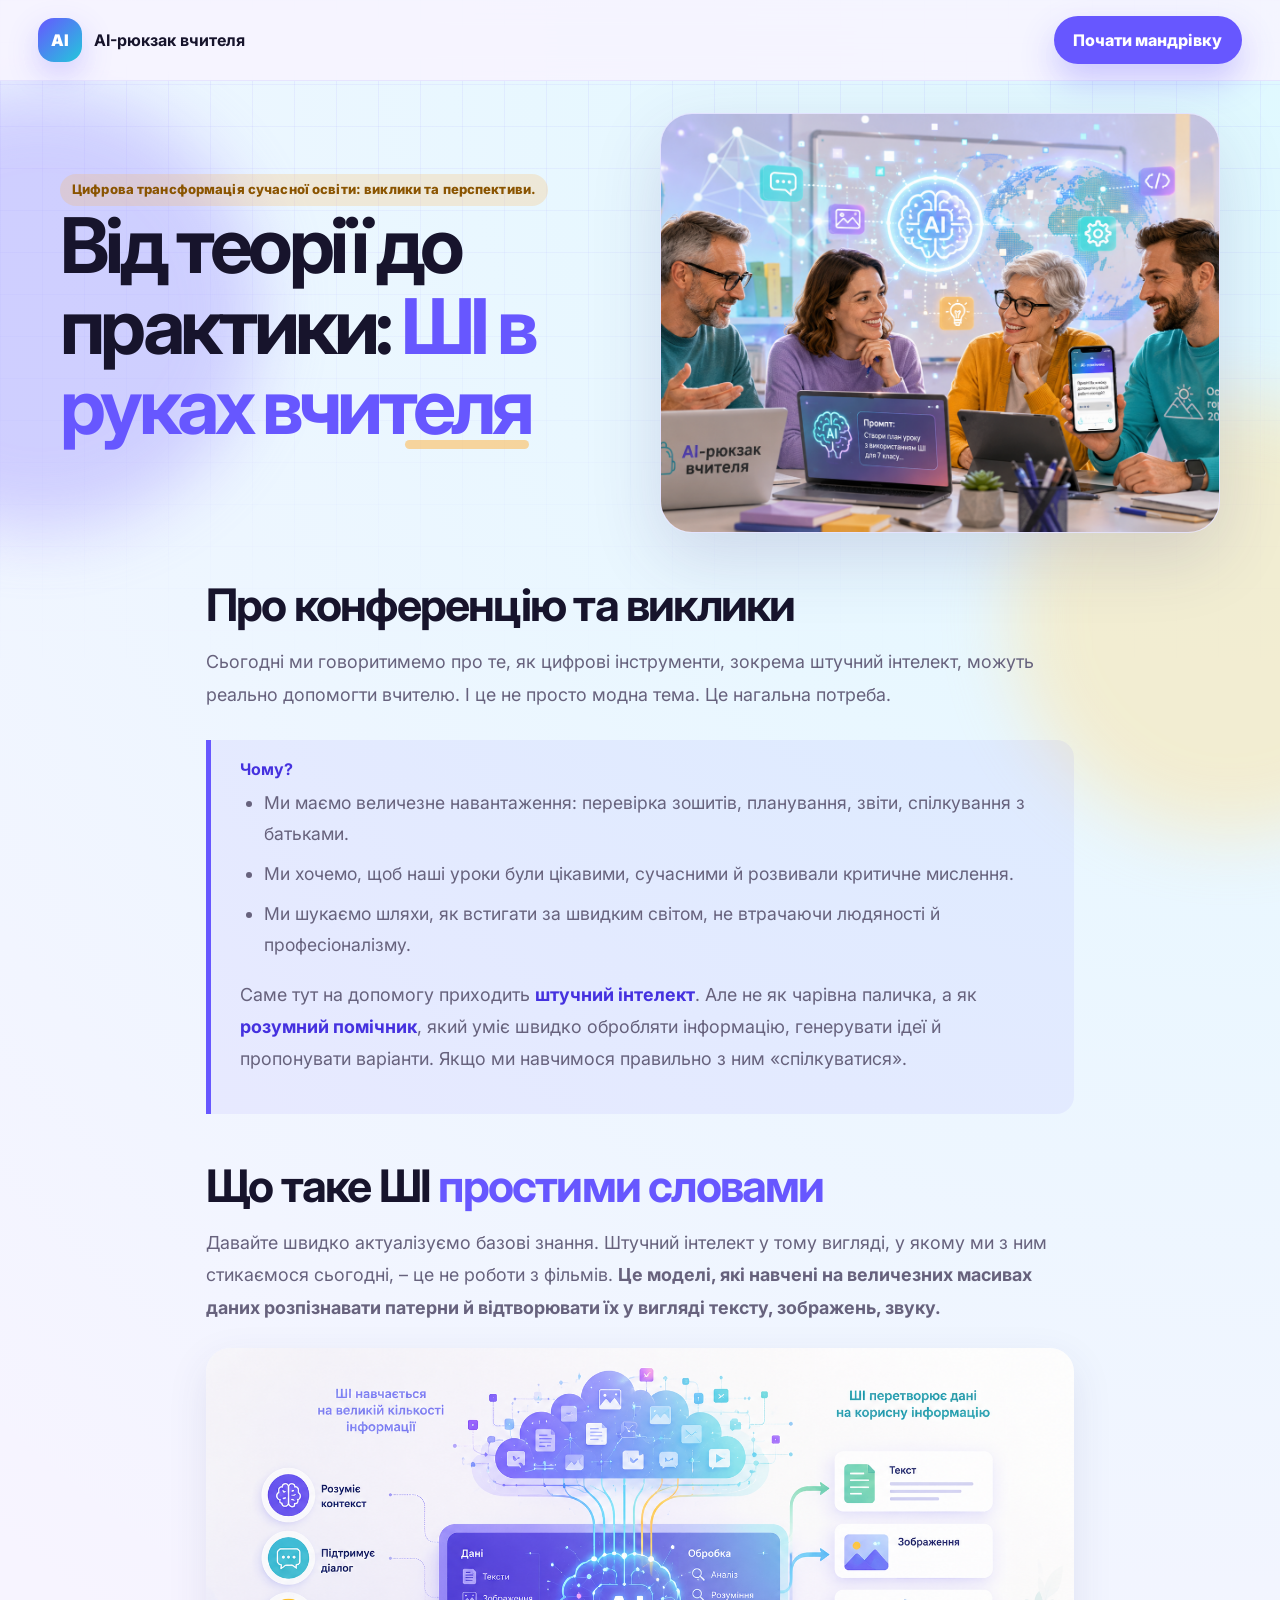
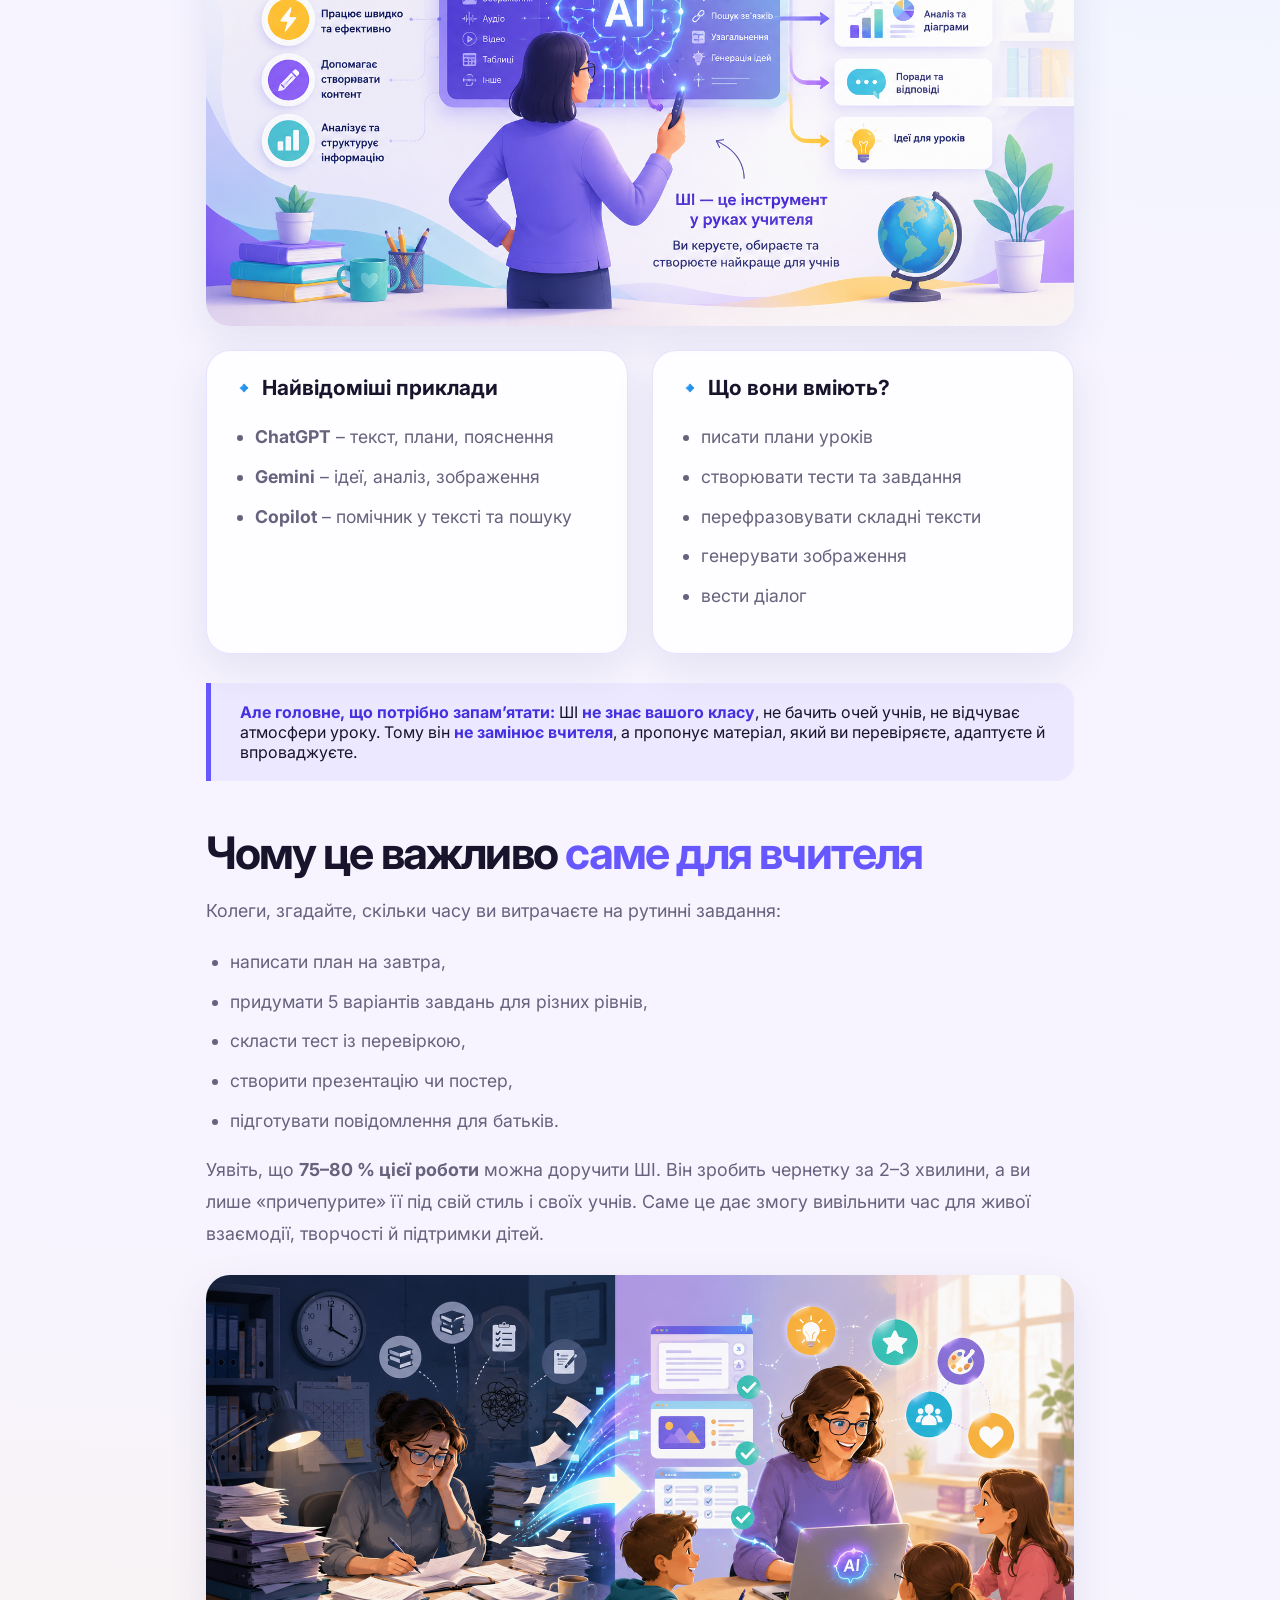
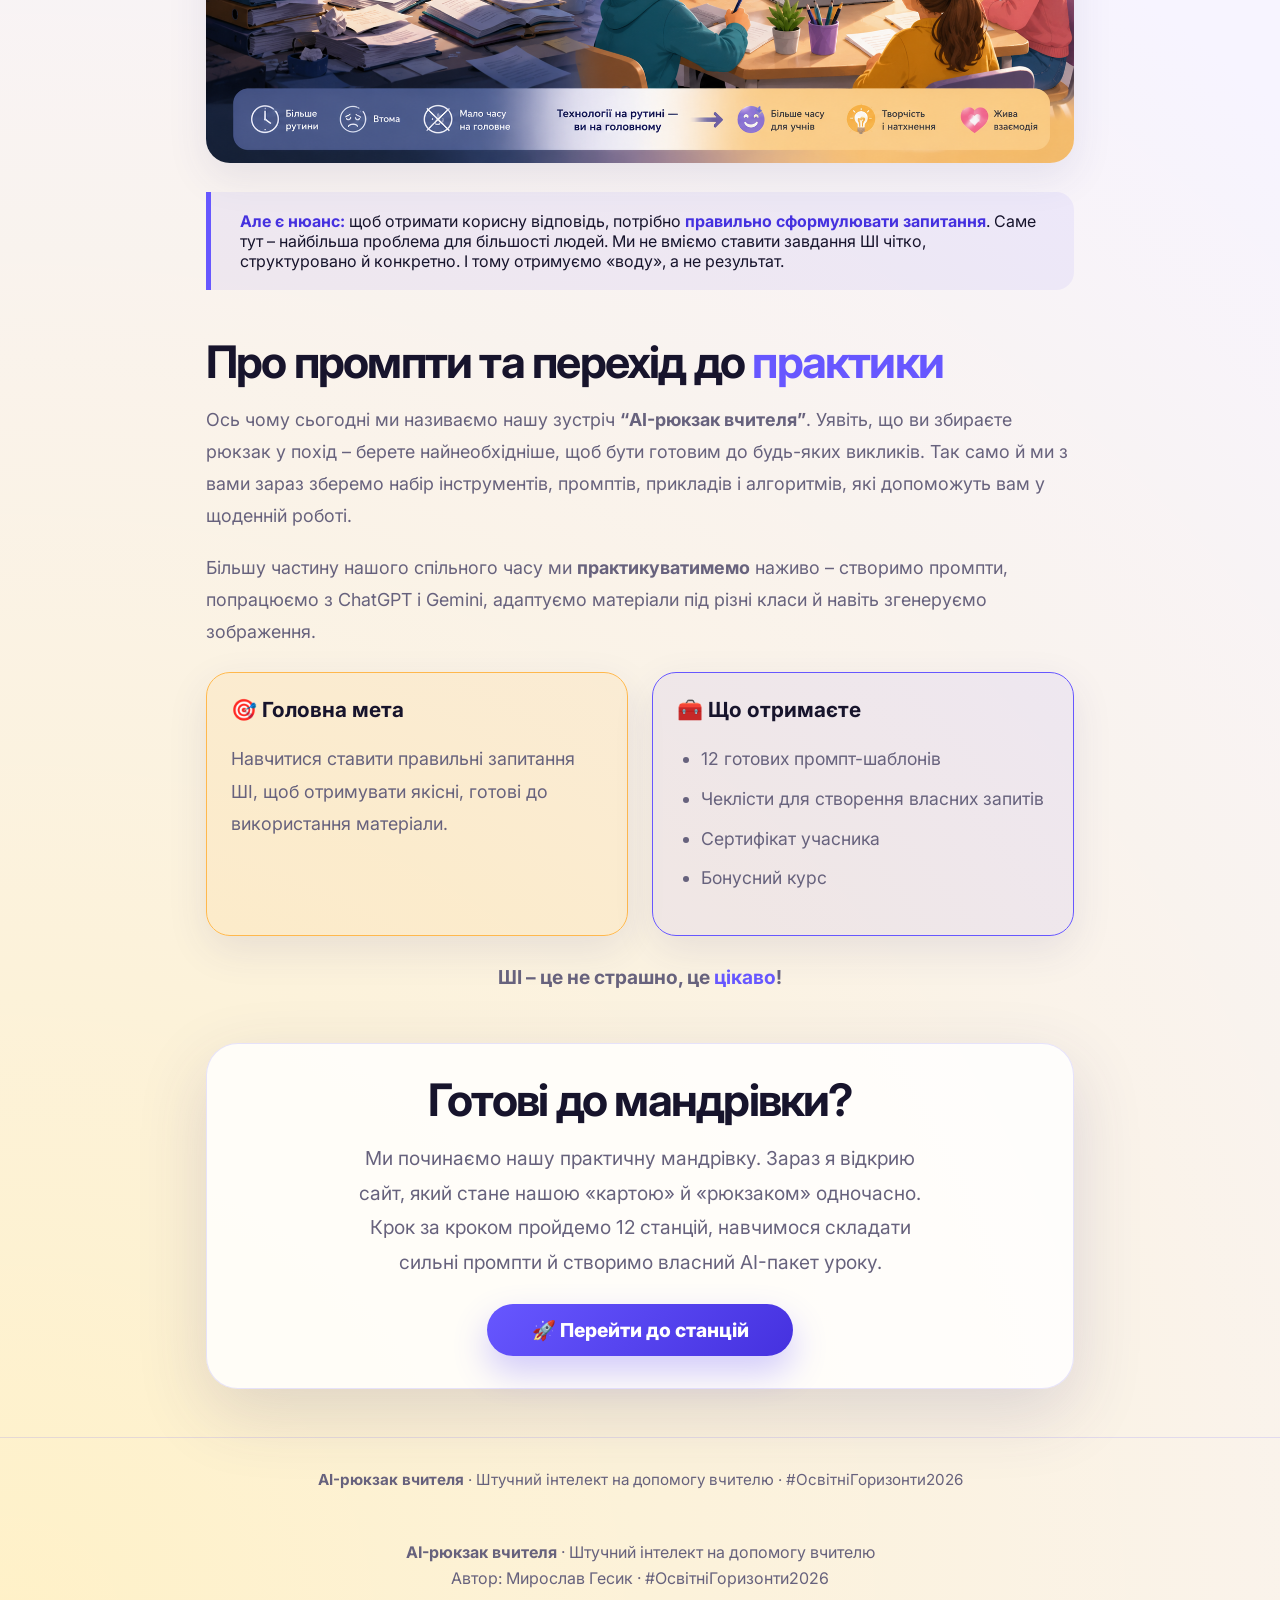
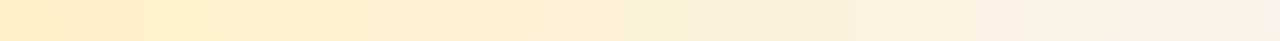
<file: intro.html>
<!doctype html>
<html lang="uk">
<head>
  <meta charset="utf-8" />
  <meta name="viewport" content="width=device-width, initial-scale=1" />
  <title>Вступ — Цифрова трансформація освіти та ШІ</title>
  <meta name="description" content="Вступна частина до виступу Мирослава Гесика про цифрову трансформацію освіти та інструменти штучного інтелекту." />
  <meta name="theme-color" content="#6757ff" />
  <meta property="og:title" content="Вступ — Цифрова трансформація освіти та ШІ" />
  <meta property="og:description" content="Вступна частина до виступу Мирослава Гесика про цифрову трансформацію освіти та інструменти штучного інтелекту." />
  <meta property="og:type" content="website" />
  <meta property="og:locale" content="uk_UA" />
  <meta property="og:site_name" content="AI-рюкзак вчителя" />
  <link rel="preconnect" href="https://fonts.googleapis.com">
  <link rel="preconnect" href="https://fonts.gstatic.com" crossorigin>
  <link href="https://fonts.googleapis.com/css2?family=Inter:wght@400;500;600;700;800;900&display=swap" rel="stylesheet">

  <link rel="stylesheet" href="style.css" />

</head>
<body class="intro-page">

  <div class="bg-orb orb-one" aria-hidden="true"></div>
  <div class="bg-orb orb-two" aria-hidden="true"></div>
  <div class="bg-grid" aria-hidden="true"></div>


  <header class="site-header" id="top">
    <a href="#top" class="brand" aria-label="AI-рюкзак вчителя">
      <span class="brand-mark">AI</span>
      <span>
        <strong>AI-рюкзак вчителя</strong>
       <!--  <small>Освітні горизонти 2026</small> -->
      </span>
    </a>
    <button class="menu-btn" id="menuBtn" type="button" aria-label="Відкрити меню" aria-expanded="false" aria-controls="mainNav">
      <span class="menu-icon" aria-hidden="true"><span></span><span></span><span></span></span>
    </button>
    <nav class="nav" id="mainNav">
      <!-- <a href="index.html#start">Головна</a>
      <a href="index.html#stations">Станції</a>
      <a href="index.html#tools">AI-сервіси</a>
      <a href="index.html#final">Фінал</a>
      <a href="index.html#about">Про автора</a> -->
      <a href="index.html#registration" class="primary-btn" style="background:var(--primary);color:#fff;padding:0.5rem 1.2rem;">Почати мандрівку</a>
    </nav>
  </header>

  <main>
    <!-- ===== СЕКЦІЯ 1: Вітання та налаштування ===== -->
    <section class="section intro-hero" id="welcome">
      <div class="intro-hero-content">
        <div class="eyebrow">Цифрова трансформація сучасної освіти: виклики та перспективи.</div>
        <h1>Від теорії до практики: <span>ШІ в руках вчителя</span></h1>
       <!--  <p class="lead">
          Доброго дня, шановні колеги! Радий вітати вас на нашій зустрічі, присвяченій темі, яка сьогодні хвилює кожного освітянина – <strong>цифровій трансформації освіти</strong>. Ми живемо в час, коли технології змінюють усе навколо, і школа не виняток. Але найбільші зміни відбуваються не в гаджетах чи програмах, а в <strong>нашому мисленні</strong> та <strong>підходах до навчання</strong>.
        </p> -->
      </div>
      <div class="intro-hero-image">
        <!-- Вставте своє зображення (наприклад, загальний план конференції або символічне фото) -->
        <img src="./assets/intro-hero.png" alt="Учасники конференції, цифрова освіта" onerror="this.style.display='none';this.parentElement.innerHTML='🖼️ Зображення конференції'">
      </div>
    </section>

    <!-- ===== СЕКЦІЯ 2: Про конференцію та виклики ===== -->
    <section class="intro-section" id="challenges">
      <h2>Про конференцію та виклики</h2>
      <p>
        Сьогодні ми говоритимемо про те, як цифрові інструменти, зокрема штучний інтелект, можуть реально допомогти вчителю. І це не просто модна тема. Це нагальна потреба.
      </p>
      <div class="intro-highlight">
        <strong>Чому?</strong>
        <ul style="margin-top:0.5rem;">
          <li>Ми маємо величезне навантаження: перевірка зошитів, планування, звіти, спілкування з батьками.</li>
          <li>Ми хочемо, щоб наші уроки були цікавими, сучасними й розвивали критичне мислення.</li>
          <li>Ми шукаємо шляхи, як встигати за швидким світом, не втрачаючи людяності й професіоналізму.</li>
        </ul>
        <p style="margin-top:0.8rem;">
          Саме тут на допомогу приходить <strong>штучний інтелект</strong>. Але не як чарівна паличка, а як <strong>розумний помічник</strong>, який уміє швидко обробляти інформацію, генерувати ідеї й пропонувати варіанти. Якщо ми навчимося правильно з ним «спілкуватися».
        </p>
      </div>
    </section>

    <!-- ===== СЕКЦІЯ 3: Що таке ШІ простими словами ===== -->
    <section class="intro-section" id="what-is-ai">
      <h2>Що таке ШІ <span class="accent">простими словами</span></h2>
      <p>
        Давайте швидко актуалізуємо базові знання. Штучний інтелект у тому вигляді, у якому ми з ним стикаємося сьогодні, – це не роботи з фільмів. <strong>Це моделі, які навчені на величезних масивах даних розпізнавати патерни й відтворювати їх у вигляді тексту, зображень, звуку.</strong>
      </p>
       <div style="margin: 1.5rem 0; border-radius: var(--radius-lg); overflow: hidden; box-shadow: var(--shadow-soft);">
    <img src="./assets/ai-explained.png" alt="Штучний інтелект — розумний помічник вчителя: ілюстрація можливостей ШІ" style="width:100%; height:auto; display:block;" />
  </div>

      <div class="intro-grid-2">
        <div>
          <h3>🔹 Найвідоміші приклади</h3>
          <ul>
            <li><strong>ChatGPT</strong> – текст, плани, пояснення</li>
            <li><strong>Gemini</strong> – ідеї, аналіз, зображення</li>
            <li><strong>Copilot</strong> – помічник у тексті та пошуку</li>
          </ul>
        </div>
        <div>
          <h3>🔹 Що вони вміють?</h3>
          <ul>
            <li>писати плани уроків</li>
            <li>створювати тести та завдання</li>
            <li>перефразовувати складні тексти</li>
            <li>генерувати зображення</li>
            <li>вести діалог</li>
          </ul>
        </div>
      </div>
      <div class="intro-highlight">
        <strong>Але головне, що потрібно запам’ятати:</strong> ШІ <strong>не знає вашого класу</strong>, не бачить очей учнів, не відчуває атмосфери уроку. Тому він <strong>не замінює вчителя</strong>, а пропонує матеріал, який ви перевіряєте, адаптуєте й впроваджуєте.
      </div>
    </section>

    <!-- ===== СЕКЦІЯ 4: Чому це важливо саме для вчителя ===== -->
    <section class="intro-section" id="for-teacher">
      <h2>Чому це важливо <span class="accent">саме для вчителя</span></h2>
      <p>
        Колеги, згадайте, скільки часу ви витрачаєте на рутинні завдання:
      </p>
      <ul>
        <li>написати план на завтра,</li>
        <li>придумати 5 варіантів завдань для різних рівнів,</li>
        <li>скласти тест із перевіркою,</li>
        <li>створити презентацію чи постер,</li>
        <li>підготувати повідомлення для батьків.</li>
      </ul>
      <p>
        Уявіть, що <strong>75–80 % цієї роботи</strong> можна доручити ШІ. Він зробить чернетку за 2–3 хвилини, а ви лише «причепурите» її під свій стиль і своїх учнів. Саме це дає змогу вивільнити час для живої взаємодії, творчості й підтримки дітей.
      </p>
      <div style="margin: 1.5rem 0; border-radius: var(--radius-lg); overflow: hidden; box-shadow: var(--shadow-soft);">
    <img src="./assets/teacher-ai-help.png" alt="ШІ допомагає вчителю звільнити час від рутини: контраст між паперовою роботою та роботою зі ШІ" style="width:100%; height:auto; display:block;" />
  </div>
      <div class="intro-highlight">
        <strong>Але є нюанс:</strong> щоб отримати корисну відповідь, потрібно <strong>правильно сформулювати запитання</strong>. Саме тут – найбільша проблема для більшості людей. Ми не вміємо ставити завдання ШІ чітко, структуровано й конкретно. І тому отримуємо «воду», а не результат.
      </div>
    </section>

    <!-- ===== СЕКЦІЯ 5: Про промпти та перехід до практики ===== -->
    <section class="intro-section" id="prompts">
      <h2>Про промпти та перехід до <span class="accent">практики</span></h2>
      <p>
        Ось чому сьогодні ми називаємо нашу зустріч <strong>“AI-рюкзак вчителя”</strong>. Уявіть, що ви збираєте рюкзак у похід – берете найнеобхідніше, щоб бути готовим до будь-яких викликів. Так само й ми з вами зараз зберемо набір інструментів, промптів, прикладів і алгоритмів, які допоможуть вам у щоденній роботі.
      </p>
      <p>
        Більшу частину нашого спільного часу ми <strong>практикуватимемо</strong> наживо – створимо промпти, попрацюємо з ChatGPT і Gemini, адаптуємо матеріали під різні класи й навіть згенеруємо зображення.
      </p>
      <div class="intro-grid-2">
        <div style="background:rgba(255,184,77,0.12); border-color: var(--secondary);">
          <h3>🎯 Головна мета</h3>
          <p>Навчитися ставити правильні запитання ШІ, щоб отримувати якісні, готові до використання матеріали.</p>
        </div>
        <div style="background:rgba(103,87,255,0.07); border-color: var(--primary);">
          <h3>🧰 Що отримаєте</h3>
          <ul>
            <li>12 готових промпт-шаблонів</li>
            <li>Чеклісти для створення власних запитів</li>
            <li>Сертифікат учасника</li>
            <li>Бонусний курс</li>
          </ul>
        </div>
      </div>
      <p style="font-weight: 700; font-size: 1.2rem; text-align: center; margin: 1.5rem 0 0;">
        ШІ – це не страшно, це <span style="color: var(--primary);">цікаво</span>!
      </p>
    </section>

    <!-- ===== СЕКЦІЯ 6: Завершення вступу та заклик ===== -->
    <section class="intro-section" id="next">
      <div style="background: var(--surface); border-radius: var(--radius-xl); padding: 2rem; box-shadow: var(--shadow); text-align: center; border: 1px solid var(--border);">
        <h2 style="margin-top:0;">Готові до мандрівки?</h2>
        <p style="font-size:1.2rem; max-width:600px; margin:0 auto 1.5rem;">
          Ми починаємо нашу практичну мандрівку. Зараз я відкрию сайт, який стане нашою «картою» й «рюкзаком» одночасно. Крок за кроком пройдемо 12 станцій, навчимося складати сильні промпти й створимо власний AI-пакет уроку.
        </p>
        <a href="index.html" class="primary-btn" style="font-size:1.2rem; padding:0.9rem 2.8rem;">
          🚀 Перейти до станцій
        </a>
      </div>
    </section>

    <div class="intro-footer-note">
      <p><strong>AI-рюкзак вчителя</strong> · Штучний інтелект на допомогу вчителю · #ОсвітніГоризонти2026</p>
    </div>
  </main>

  <!-- ===== ФУТЕР (аналогічний до основного) ===== -->
  <footer class="site-footer">
    <p><strong>AI-рюкзак вчителя</strong> · Штучний інтелект на допомогу вчителю</p>
    <p>Автор: Мирослав Гесик · #ОсвітніГоризонти2026</p>
  </footer>

  <!-- Скрипти для меню (той самий функціонал, що й на головній) -->
  <script>
    (function() {
      const menuBtn = document.getElementById('menuBtn');
      const nav = document.getElementById('mainNav');
      if (menuBtn && nav) {
        menuBtn.addEventListener('click', function(e) {
          e.stopPropagation();
          const isOpen = nav.classList.toggle('open');
          menuBtn.classList.toggle('is-open');
          menuBtn.setAttribute('aria-expanded', isOpen);
        });
        document.addEventListener('click', function(e) {
          if (!nav.contains(e.target) && !menuBtn.contains(e.target)) {
            nav.classList.remove('open');
            menuBtn.classList.remove('is-open');
            menuBtn.setAttribute('aria-expanded', 'false');
          }
        });
      }
    })();
  </script>
</body>
</html>
</file>
<file: style.css>
:root {
  --bg: #f7f4ff;
  --surface: rgba(255, 255, 255, 0.82);
  --surface-strong: #ffffff;
  --text: #17142c;
  --muted: #67627d;
  --primary: #6757ff;
  --primary-dark: #4531df;
  --secondary: #ffb84d;
  --accent: #23c8db;
  --green: #27bf7d;
  --danger: #ff6b6b;
  --ink: #141225;
  --border: rgba(103, 87, 255, 0.16);
  --shadow: 0 24px 70px rgba(63, 54, 125, 0.16);
  --shadow-soft: 0 14px 40px rgba(63, 54, 125, 0.10);
  --radius-xl: 32px;
  --radius-lg: 24px;
  --radius-md: 18px;
}

* { box-sizing: border-box; }
html { scroll-behavior: smooth; }
body {
  margin: 0;
  font-family: Inter, system-ui, -apple-system, BlinkMacSystemFont, "Segoe UI", sans-serif;
  color: var(--text);
  background: radial-gradient(circle at top left, #fff1c7 0, transparent 30%),
    radial-gradient(circle at top right, #dff9ff 0, transparent 32%), var(--bg);
  min-height: 100vh;
  overflow-x: hidden;
}
body::selection { background: var(--primary); color: #fff; }
button, a, input, select { font: inherit; }
a { color: inherit; text-decoration: none; }
img { max-width: 100%; display: block; }
code { padding: 0.12rem 0.35rem; border-radius: 8px; background: rgba(103, 87, 255, 0.10); color: var(--primary-dark); }

.bg-grid {
  position: fixed; inset: 0;
  background-image: linear-gradient(rgba(103, 87, 255, 0.08) 1px, transparent 1px), linear-gradient(90deg, rgba(103, 87, 255, 0.08) 1px, transparent 1px);
  background-size: 42px 42px;
  mask-image: linear-gradient(to bottom, #000 0%, transparent 75%);
  pointer-events: none; z-index: -3;
}
.bg-orb { position: fixed; width: 440px; height: 440px; border-radius: 999px; filter: blur(34px); opacity: 0.45; pointer-events: none; z-index: -2; }
.orb-one { background: #a99fff; top: 10%; left: -180px; }
.orb-two { background: #ffe19b; right: -170px; top: 44%; }

.site-header {
  position: sticky; top: 0; z-index: 30;
  display: flex; align-items: center; justify-content: space-between; gap: 1rem;
  padding: 1rem clamp(1rem, 3vw, 2.4rem);
  backdrop-filter: blur(18px);
  background: rgba(247, 244, 255, 0.88);
  border-bottom: 1px solid rgba(103, 87, 255, 0.10);
}
.brand { display: inline-flex; align-items: center; gap: 0.75rem; min-width: 0; }
.brand-mark {
  display: grid; place-items: center; flex: 0 0 auto;
  width: 44px; height: 44px; border-radius: 16px; color: #fff; font-weight: 900;
  background: linear-gradient(135deg, var(--primary), var(--accent));
  box-shadow: 0 12px 30px rgba(103, 87, 255, 0.25);
}
.brand strong, .brand small { display: block; }
.brand strong { line-height: 1.05; }
.brand small { color: var(--muted); font-size: 0.78rem; margin-top: 0.2rem; }
.nav { display: flex; align-items: center; gap: 0.35rem; }
.nav a, .ghost-btn {
  border: 0; background: transparent; color: var(--muted);
  padding: 0.7rem 0.8rem; border-radius: 999px; cursor: pointer; transition: 0.2s ease;
}
.nav a:hover, .ghost-btn:hover { color: var(--primary-dark); background: rgba(103, 87, 255, 0.10); }
.small { font-size: 0.88rem; }
.menu-btn { display: none; border: 1px solid var(--border); border-radius: 14px; background: #fff; width: 44px; height: 44px; cursor: pointer; }

.section { width: min(1160px, calc(100% - 2rem)); margin: 0 auto; padding: clamp(2.5rem, 5vw, 4.5rem) 0; }
.hero { display: grid; grid-template-columns: minmax(0, 1.28fr) minmax(300px, 0.72fr); align-items: center; gap: clamp(1.5rem, 4vw, 3rem); min-height: calc(100vh - 78px); }
.eyebrow, .section-kicker {
  display: inline-flex; align-items: center; gap: 0.35rem; max-width: 100%;
  padding: 0.45rem 0.75rem; border-radius: 999px; background: rgba(255, 184, 77, 0.22); color: #8a5400;
  font-weight: 800; font-size: 0.82rem; letter-spacing: 0.01em; line-height: 1.35;
}
h1, h2, h3, p { margin-top: 0; }
h1 { margin-bottom: 1.25rem; font-size: clamp(2.45rem, 7vw, 6.4rem); letter-spacing: -0.075em; line-height: 0.94; }
h1 span { color: var(--primary); position: relative; }
h1 span::after { content: ""; position: absolute; left: 0.05em; right: 0.02em; bottom: 0.06em; height: 0.14em; border-radius: 999px; background: rgba(255, 184, 77, 0.55); z-index: -1; }
.lead, .lead-small { color: var(--muted); font-size: clamp(1.04rem, 2vw, 1.26rem); line-height: 1.7; max-width: 760px; }
.lead-small { font-size: 1.1rem; }
.hero-actions, .final-actions, .dialog-actions { display: flex; flex-wrap: wrap; gap: 0.75rem; margin-top: 1.5rem; }

.primary-btn, .secondary-btn, .complete-btn, .copy-btn, .prompt-actions a {
  display: inline-flex; align-items: center; justify-content: center; text-align: center;
  border-radius: 999px; border: 0; min-height: 48px; padding: 0.85rem 1.1rem; font-weight: 800; cursor: pointer;
  transition: transform 0.18s ease, box-shadow 0.18s ease, background 0.18s ease, opacity 0.18s ease;
  white-space: normal;
}
.primary-btn { background: linear-gradient(135deg, var(--primary), var(--primary-dark)); color: #fff; box-shadow: 0 16px 34px rgba(103, 87, 255, 0.30); }
.secondary-btn { background: #fff; color: var(--primary-dark); border: 1px solid var(--border); }
.primary-btn:hover, .secondary-btn:hover, .complete-btn:hover, .copy-btn:hover, .prompt-actions a:hover { transform: translateY(-2px); }
.primary-btn:disabled, .secondary-btn:disabled { opacity: 0.55; cursor: not-allowed; transform: none; }
.hero-badges { display: flex; flex-wrap: wrap; gap: 0.6rem; margin-top: 1.5rem; }
.hero-badges span { display: inline-flex; align-items: center; padding: 0.6rem 0.85rem; border-radius: 999px; background: rgba(255, 255, 255, 0.72); border: 1px solid rgba(255, 255, 255, 0.82); box-shadow: var(--shadow-soft); color: var(--muted); font-weight: 700; }

.hero-card, .registration-card, .final-card, .station-card, .tool-card, .intro-strip, .challenge-card, .about-card, .lyceum-card {
  border: 1px solid rgba(255, 255, 255, 0.75); background: var(--surface); box-shadow: var(--shadow); backdrop-filter: blur(18px);
}
.hero-card { padding: 2rem; border-radius: var(--radius-xl); min-height: 440px; display: flex; flex-direction: column; justify-content: center; overflow: hidden; position: relative; }
.hero-card::before { content: ""; position: absolute; inset: auto -60px -110px auto; width: 260px; height: 260px; border-radius: 999px; background: rgba(35, 200, 219, 0.18); }
.backpack-visual { position: relative; display: grid; place-items: center; width: 190px; height: 190px; margin: 0 auto 1.5rem; border-radius: 52px; background: linear-gradient(135deg, rgba(103, 87, 255, 0.18), rgba(255, 184, 77, 0.18)); }
.backpack-face { font-size: 5.8rem; animation: float 3.4s ease-in-out infinite; }
.spark { position: absolute; font-size: 1.5rem; color: var(--primary); animation: pulse 1.8s ease-in-out infinite; }
.spark-a { top: 22px; left: 28px; }
.spark-b { right: 28px; top: 44px; animation-delay: 0.25s; }
.spark-c { bottom: 26px; right: 44px; animation-delay: 0.55s; }
@keyframes float { 0%, 100% { transform: translateY(0) rotate(-2deg); } 50% { transform: translateY(-10px) rotate(2deg); } }
@keyframes pulse { 0%, 100% { transform: scale(1); opacity: 0.5; } 50% { transform: scale(1.35); opacity: 1; } }
.progress-shell { width: 100%; height: 14px; border-radius: 999px; background: rgba(103, 87, 255, 0.12); overflow: hidden; margin: 1.25rem 0 0.85rem; }
.progress-bar { height: 100%; width: 0; border-radius: inherit; background: linear-gradient(90deg, var(--primary), var(--accent), var(--secondary)); transition: width 0.45s ease; }
.tiny-note { font-size: 0.84rem; color: var(--muted); line-height: 1.55; margin: 0.8rem 0 0; }

.section-heading { text-align: center; margin-bottom: 2rem; }
.section-heading.compact { text-align: left; margin-bottom: 1.35rem; }
.section-heading h2, .final-card h2, .intro-strip h2, .about-card h2, .lyceum-card h2 { font-size: clamp(2rem, 4vw, 3.4rem); letter-spacing: -0.055em; line-height: 1.02; margin: 0.85rem 0 0.8rem; }
.section-heading p, .final-card p { color: var(--muted); font-size: 1.04rem; line-height: 1.7; max-width: 780px; margin-left: auto; margin-right: auto; }
.registration-card, .final-card, .intro-strip, .social-challenge, .about-section, .lyceum-section { border-radius: var(--radius-xl); }
.registration-card, .final-card, .intro-strip { padding: clamp(1.2rem, 3vw, 2rem); }
.profile-form, .prompt-builder { display: grid; grid-template-columns: repeat(4, minmax(0, 1fr)); gap: 0.8rem; }
.profile-form label, .prompt-builder label { display: grid; gap: 0.45rem; color: var(--muted); font-weight: 800; font-size: 0.9rem; min-width: 0; }
input, select { width: 100%; min-width: 0; border: 1px solid var(--border); border-radius: 16px; padding: 0.95rem 1rem; background: rgba(255, 255, 255, 0.86); color: var(--text); outline: none; transition: 0.18s ease; }
input:focus, select:focus { border-color: rgba(103, 87, 255, 0.58); box-shadow: 0 0 0 4px rgba(103, 87, 255, 0.10); }
.status-line { margin: 1rem 0 0; color: var(--muted); font-weight: 700; }

.intro-strip { display: grid; grid-template-columns: minmax(0, 0.75fr) minmax(0, 1.25fr); gap: 1.2rem; align-items: start; margin-top:20px;}
.value-grid, .benefits-grid, .compare-box, .prompt-rules-grid { display: grid; gap: 0.75rem; }
.value-grid { grid-template-columns: repeat(2, minmax(0, 1fr)); }
.value-grid div, .benefits-grid div, .compare-box div, .prompt-rules-grid div { padding: 1rem; border-radius: 18px; background: rgba(255, 255, 255, 0.7); border: 1px solid var(--border); min-width: 0; }
.value-grid strong, .benefits-grid strong, .compare-box strong, .prompt-rules-grid b { display: block; margin-bottom: 0.35rem; color: var(--text); }
.value-grid span, .benefits-grid span, .compare-box span, .prompt-rules-grid span { color: var(--muted); line-height: 1.55; }
.compare-box { grid-template-columns: repeat(2, minmax(0, 1fr)); margin: 1rem 0; }
.prompt-rules-grid { grid-template-columns: repeat(3, minmax(0, 1fr)); margin: 1rem 0; }

.station-grid { display: grid; grid-template-columns: repeat(3, minmax(0, 1fr)); gap: 1rem; }
.station-card { position: relative; display: flex; flex-direction: column; gap: 0.8rem; min-height: 100%; padding: 1.3rem; border-radius: var(--radius-lg); overflow: hidden; }
.station-card.wide { grid-column: span 2; }
.station-card::after { content: ""; position: absolute; inset: auto -50px -60px auto; width: 180px; height: 180px; background: rgba(103, 87, 255, 0.06); border-radius: 999px; pointer-events: none; }
.station-card.done { border-color: rgba(39, 191, 125, 0.34); box-shadow: 0 24px 70px rgba(39, 191, 125, 0.13); }
.station-card.done .complete-btn { background: rgba(39, 191, 125, 0.14); color: #13794d; }
.station-card.done .complete-btn::before { content: "✓ "; }
.station-top { display: flex; align-items: center; justify-content: space-between; margin-bottom: 0.2rem; gap: 1rem; }
.station-number { font-weight: 900; color: rgba(103, 87, 255, 0.34); font-size: 2rem; letter-spacing: -0.08em; }
.station-icon { display: grid; place-items: center; flex: 0 0 auto; width: 52px; height: 52px; border-radius: 18px; background: rgba(255, 184, 77, 0.18); font-size: 1.65rem; }
.station-card h3 { font-size: 1.36rem; letter-spacing: -0.035em; line-height: 1.15; margin-bottom: 0; }
.station-card p, .tool-card span, .rules-list, .note, .message-preview, .teacher-formula, .limit-note, .task-card, .challenge-card li, .about-card p, .lyceum-card p { color: var(--muted); line-height: 1.6; }
.teacher-formula, .note, .limit-note, .task-card { padding: 0.85rem; border-radius: 18px; background: rgba(255, 184, 77, 0.16); margin: 0.25rem 0; }
.teacher-formula strong { color: var(--text); display: block; margin-bottom: 0.3rem; }
.micro-title { margin-bottom: 0; font-weight: 800; color: var(--text) !important; }
.choice-list, .quick-links, .tone-demo, .mini-result { display: flex; flex-wrap: wrap; gap: 0.55rem; margin: 0.3rem 0 0.5rem; }
.choice-list button, .tone-demo button, .quick-links a, .mini-result span { border: 1px solid var(--border); border-radius: 999px; background: rgba(255, 255, 255, 0.78); padding: 0.62rem 0.78rem; color: var(--primary-dark); font-weight: 800; cursor: pointer; transition: 0.18s ease; }
.choice-list button.selected, .tone-demo button.selected, .quick-links a:hover { background: rgba(103, 87, 255, 0.12); border-color: rgba(103, 87, 255, 0.34); }
.complete-btn { margin-top: auto; width: 100%; background: rgba(103, 87, 255, 0.12); color: var(--primary-dark); }

.prompt-box { position: relative; margin-top: 0.3rem; border-radius: 20px; background: var(--ink); color: #f7f4ff; overflow: hidden; box-shadow: inset 0 0 0 1px rgba(255, 255, 255, 0.08); max-width: 100%; }
.prompt-label { padding: 0.75rem 1rem 0; color: #ffda8a; font-size: 0.78rem; font-weight: 900; text-transform: uppercase; letter-spacing: 0.05em; }
.prompt-box pre { margin: 0; padding: 0.9rem 1rem 1rem; min-height: 80px; max-height: 360px; overflow: auto; white-space: pre-wrap; overflow-wrap: anywhere; word-break: break-word; font-size: 0.9rem; line-height: 1.55; color: #f7f4ff; }
.prompt-box.small-box pre { max-height: 290px; }
.prompt-actions { display: flex; flex-wrap: wrap; gap: 0.55rem; padding: 0.75rem; border-top: 1px solid rgba(255,255,255,0.08); background: rgba(255,255,255,0.04); }
.copy-btn { background: #fff; color: var(--primary-dark); min-height: 44px; }
.prompt-actions a { min-height: 44px; background: rgba(255,255,255,0.12); color: #fff; border: 1px solid rgba(255,255,255,0.18); }
.hidden { display: none !important; }
.rules-list { padding-left: 1.1rem; margin: 0.2rem 0; }
.rules-list li + li { margin-top: 0.45rem; }
.compact-list li + li { margin-top: 0.25rem; }
.message-preview { padding: 0.9rem; border-radius: 18px; background: rgba(255, 255, 255, 0.7); border: 1px solid var(--border); }

.tools-grid { display: grid; grid-template-columns: repeat(5, minmax(0, 1fr)); gap: 1rem; }
.tool-card { min-height: 160px; border-radius: var(--radius-lg); padding: 1.2rem; display: flex; flex-direction: column; justify-content: space-between; transition: 0.18s ease; }
.tool-card strong { font-size: 1.1rem; }
.tool-card:hover { transform: translateY(-4px); border-color: rgba(103, 87, 255, 0.32); }
.tool-card.featured { background: linear-gradient(135deg, rgba(103,87,255,0.13), rgba(35,200,219,0.12)), var(--surface-strong); }

.final-card { display: grid; gap: 1rem; }
.final-actions { margin-top: 0; }
.social-challenge, .about-section, .lyceum-section { padding-top: clamp(2.5rem, 5vw, 4.5rem); }
.challenge-layout { display: grid; grid-template-columns: minmax(0, 0.9fr) minmax(0, 1.1fr); gap: 1rem; }
.challenge-card { border-radius: var(--radius-xl); padding: clamp(1.2rem, 3vw, 2rem); }
.challenge-card ol { padding-left: 1.2rem; }
.challenge-card .primary-btn { margin-top: 1rem; }
.social-box { margin: 0; }
.social-box pre { min-height: 360px; max-height: 520px; }

.about-card { border-radius: var(--radius-xl); padding: clamp(1.4rem, 4vw, 2.4rem); display: grid; grid-template-columns: 110px minmax(0, 1fr); gap: 1.5rem; align-items: start; }
.avatar-badge { width: 310px; height: 310px; border-radius: 32px; display: grid; place-items: center; background: linear-gradient(135deg, var(--primary), var(--accent)); color: #fff; font-size: 2rem; font-weight: 900; box-shadow: 0 20px 40px rgba(103,87,255,0.25); }
.social-links { display: flex; flex-wrap: wrap; gap: 0.7rem; margin: 1.2rem 0; }
.social-links a { padding: 0.8rem 1rem; border-radius: 999px; border: 1px solid var(--border); background: #fff; color: var(--primary-dark); font-weight: 900; }

.lyceum-card { border-radius: var(--radius-xl); overflow: hidden; display: grid; grid-template-columns: minmax(0, 0.95fr) minmax(0, 1.05fr); }
.lyceum-media { position: relative; min-height: 420px; background: rgba(103, 87, 255, 0.08); }
.lyceum-photo { width: 100%; height: 100%; min-height: 420px; object-fit: cover; }
.chevron { position: absolute; width: 118px; height: 118px; right: 1rem; bottom: 1rem; border-radius: 24px; background: rgba(255,255,255,0.88); padding: 0.5rem; box-shadow: var(--shadow-soft); }
.lyceum-content { padding: clamp(1.4rem, 4vw, 2.4rem); }
.benefits-grid { grid-template-columns: repeat(2, minmax(0, 1fr)); margin: 1.3rem 0; }

.site-footer { width: min(1160px, calc(100% - 2rem)); margin: 0 auto; padding: 2rem 0 3rem; color: var(--muted); text-align: center; }
.site-footer p { margin: 0.35rem 0; }
.certificate-dialog { width: min(960px, calc(100% - 1.2rem)); border: 0; border-radius: 28px; padding: clamp(1rem, 3vw, 1.5rem); box-shadow: 0 30px 100px rgba(20,18,37,0.35); color: var(--text); }
.certificate-dialog::backdrop { background: rgba(20,18,37,0.58); backdrop-filter: blur(6px); }
.certificate-dialog h2 { margin-right: 3rem; }
.close-dialog { position: absolute; top: 1rem; right: 1rem; width: 42px; height: 42px; border: 0; border-radius: 999px; background: rgba(103,87,255,0.1); color: var(--primary-dark); font-size: 1.7rem; cursor: pointer; }
canvas { width: 100%; height: auto; border-radius: 18px; border: 1px solid var(--border); background: #fff; }
.toast { position: fixed; z-index: 60; left: 50%; bottom: 1.2rem; transform: translate(-50%, 20px); opacity: 0; pointer-events: none; padding: 0.85rem 1rem; border-radius: 999px; background: var(--ink); color: #fff; box-shadow: var(--shadow); transition: 0.2s ease; max-width: calc(100% - 2rem); text-align: center; }
.toast.show { opacity: 1; transform: translate(-50%, 0); }

@media (max-width: 1040px) {
  .hero, .intro-strip, .lyceum-card, .challenge-layout { grid-template-columns: 1fr; }
  .hero { min-height: auto; padding-top: 3rem; }
  .station-grid { grid-template-columns: repeat(2, minmax(0, 1fr)); }
  .tools-grid { grid-template-columns: repeat(3, minmax(0, 1fr)); }
  .profile-form, .prompt-builder { grid-template-columns: repeat(2, minmax(0, 1fr)); }
  .prompt-rules-grid { grid-template-columns: repeat(2, minmax(0, 1fr)); }
  .lyceum-media, .lyceum-photo { min-height: 320px; }
}

@media (max-width: 760px) {
  .menu-btn { display: inline-grid; place-items: center; flex: 0 0 auto; }
  .nav { position: absolute; left: 0.75rem; right: 0.75rem; top: calc(100% + 0.4rem); display: none; flex-direction: column; align-items: stretch; padding: 0.8rem; border-radius: 22px; background: rgba(255,255,255,0.96); border: 1px solid var(--border); box-shadow: var(--shadow); }
  .nav.open { display: flex; }
  .nav a, .ghost-btn { text-align: center; }
  .station-grid, .tools-grid, .value-grid, .benefits-grid, .compare-box, .prompt-rules-grid, .profile-form, .prompt-builder, .about-card { grid-template-columns: 1fr; }
  .station-card.wide { grid-column: auto; }
  .hero-card { min-height: auto; }
  .backpack-visual { width: 150px; height: 150px; border-radius: 42px; }
  .backpack-face { font-size: 4.5rem; }
  .about-card { gap: 1rem; }
  .avatar-badge { width: 88px; height: 88px; border-radius: 26px; font-size: 1.6rem; }
}

@media (max-width: 560px) {
  .section { width: min(100% - 1rem, 1160px); padding: 2.1rem 0; }
  .site-header { padding: 0.7rem 0.75rem; gap: 0.55rem; }
  .brand { gap: 0.55rem; }
  .brand-mark { width: 40px; height: 40px; border-radius: 14px; }
  .brand strong { font-size: 0.94rem; }
  .brand small { font-size: 0.68rem; }
  h1 { font-size: clamp(2.2rem, 16vw, 3.35rem); letter-spacing: -0.065em; }
  .lead { font-size: 1rem; }
  .eyebrow, .section-kicker { border-radius: 16px; font-size: 0.76rem; }
  .hero-actions, .final-actions, .dialog-actions, .prompt-actions { flex-direction: column; align-items: stretch; }
  .primary-btn, .secondary-btn, .complete-btn, .copy-btn, .prompt-actions a { width: 100%; padding-left: 0.9rem; padding-right: 0.9rem; }
  .hero-badges span, .choice-list button, .tone-demo button, .quick-links a, .mini-result span { width: 100%; justify-content: center; text-align: center; }
  .hero-card, .registration-card, .final-card, .station-card, .challenge-card, .about-card, .lyceum-content { padding: 1rem; border-radius: 22px; }
  .station-card { gap: 0.7rem; }
  .station-icon { width: 46px; height: 46px; border-radius: 15px; }
  .station-number { font-size: 1.8rem; }
  .station-card h3 { font-size: 1.22rem; }
  .prompt-box { border-radius: 16px; }
  .prompt-box pre { font-size: 0.82rem; padding: 0.85rem; max-height: 320px; color: #f7f4ff !important; background: transparent; }
  .prompt-label { padding-left: 0.85rem; padding-right: 0.85rem; }
  .social-box pre { min-height: 280px; }
  .lyceum-media, .lyceum-photo { min-height: 240px; }
  .chevron { width: 88px; height: 88px; border-radius: 18px; }
  .certificate-dialog { width: calc(100% - 0.6rem); border-radius: 20px; }
  .toast { border-radius: 18px; }
}

@media (max-width: 360px) {
  .section { width: min(100% - 0.7rem, 1160px); }
  .hero-card, .registration-card, .final-card, .station-card, .challenge-card, .about-card, .lyceum-content { padding: 0.8rem; }
  .brand small { display: none; }
  .menu-btn { width: 40px; height: 40px; }
  .prompt-box pre { font-size: 0.78rem; }
}

/* v3 polish: desktop/mobile layout fixes, menu icon animation, social preview readiness */
body { word-wrap: break-word; }
.station-card, .tool-card, .registration-card, .final-card, .challenge-card, .about-card, .lyceum-card, .intro-strip { min-width: 0; }

.menu-btn {
  position: relative;
  display: none;
  align-items: center;
  justify-content: center;
  color: var(--primary-dark);
}
.menu-icon { width: 22px; height: 16px; position: relative; display: inline-block; }
.menu-icon span {
  position: absolute;
  left: 0;
  width: 100%;
  height: 2px;
  border-radius: 999px;
  background: currentColor;
  transition: transform .22s ease, opacity .18s ease, top .22s ease;
}
.menu-icon span:nth-child(1) { top: 0; }
.menu-icon span:nth-child(2) { top: 7px; }
.menu-icon span:nth-child(3) { top: 14px; }
.menu-btn.is-open .menu-icon span:nth-child(1) { top: 7px; transform: rotate(45deg); }
.menu-btn.is-open .menu-icon span:nth-child(2) { opacity: 0; }
.menu-btn.is-open .menu-icon span:nth-child(3) { top: 7px; transform: rotate(-45deg); }

.about-card {
  position: relative;
  overflow: hidden;
  display: grid;
  grid-template-columns: minmax(260px, 340px) minmax(0, 1fr);
  gap: clamp(1.4rem, 4vw, 2.7rem);
  align-items: center;
}
.about-card::before {
  content: "";
  position: absolute;
  inset: -80px auto auto -90px;
  width: 260px;
  height: 260px;
  border-radius: 999px;
  background: rgba(35, 200, 219, 0.12);
  pointer-events: none;
}
.about-media { position: relative; z-index: 1; display: grid; gap: 0.85rem; }
.author-photo {
  width: min(100%, 340px);
  aspect-ratio: 1 / 1;
  object-fit: cover;
  border-radius: 34px;
  border: 8px solid rgba(255,255,255,.82);
  box-shadow: 0 24px 60px rgba(63, 54, 125, 0.18);
  background: linear-gradient(135deg, rgba(103,87,255,.18), rgba(35,200,219,.14));
}
.author-chip {
  width: min(100%, 340px);
  padding: 0.72rem 0.9rem;
  border-radius: 999px;
  background: #fff;
  border: 1px solid var(--border);
  color: var(--primary-dark);
  font-weight: 900;
  text-align: center;
  box-shadow: var(--shadow-soft);
}
.about-content { position: relative; z-index: 1; min-width: 0; }
.about-content p { max-width: 760px; }
.social-links a:hover { transform: translateY(-2px); box-shadow: var(--shadow-soft); }

.lyceum-card {
  display: grid;
  grid-template-columns: 1fr;
  overflow: hidden;
}
.lyceum-media {
  min-height: 0;
  aspect-ratio: 16 / 8;
  background: linear-gradient(135deg, rgba(103,87,255,.10), rgba(255,184,77,.14));
  overflow: hidden;
}
.lyceum-photo {
  width: 100%;
  height: 100%;
  min-height: 0;
  object-fit:contain;
  object-position: center;
}
.lyceum-content {
  display: grid;
  gap: 0.2rem;
}
.lyceum-content .primary-btn { justify-self: start; margin-top: .3rem; }
.chevron {
  width: clamp(82px, 11vw, 128px);
  height: clamp(82px, 11vw, 128px);
  right: clamp(0.75rem, 2vw, 1.4rem);
  bottom: clamp(0.75rem, 2vw, 1.4rem);
  border-radius: 24px;
}

.prompt-box { isolation: isolate; }

.copy-btn, .prompt-actions a { overflow-wrap: anywhere; }

@media (min-width: 1041px) {
  .lyceum-content { padding-top: 2.2rem; }
  .lyceum-card .benefits-grid { grid-template-columns: repeat(3, minmax(0, 1fr)); }
}

@media (max-width: 760px) {
  .menu-btn { display: inline-flex; }
  .nav.open { display: flex; }
  .about-card {
    grid-template-columns: 1fr;
    align-items: start;
  }
  .about-media { justify-items: center; }
  .author-photo { width: min(100%, 260px); border-radius: 30px; }
  .author-chip { width: min(100%, 260px); }
  .about-content { text-align: left; }
  .lyceum-media { aspect-ratio: 16 / 8; }
}

@media (max-width: 560px) {
  .section { width: min(100% - 1.25rem, 1160px); }
  .section-heading { margin-bottom: 1.4rem; }
  .section-heading h2, .final-card h2, .intro-strip h2, .about-card h2, .lyceum-card h2 {
    font-size: clamp(1.65rem, 9.2vw, 2.25rem);
    letter-spacing: -0.04em;
  }
  .hero-card, .registration-card, .final-card, .station-card, .challenge-card, .about-card, .lyceum-content, .intro-strip {
    padding: clamp(1rem, 4.5vw, 1.25rem);
  }
  .about-card, .lyceum-card, .registration-card, .final-card, .intro-strip, .challenge-card { border-radius: 24px; }
  .author-photo { width: min(100%, 230px); border-width: 6px; border-radius: 28px; }
  .author-chip { width: min(100%, 230px); border-radius: 18px; }
  .lyceum-media { aspect-ratio: 16 / 8; }
  .benefits-grid div, .value-grid div, .compare-box div, .prompt-rules-grid div { padding: 0.9rem; }
  .prompt-box { width: 100%; max-width: 100%; }
  .prompt-box pre {
    color: #f7f4ff !important;
    background: var(--ink) !important;
    border-radius: 0 0 16px 16px;
    overflow-x: hidden;
  }
  .prompt-actions { gap: .55rem; }
  .nav { left: 0.6rem; right: 0.6rem; }
  .social-links a { flex: 1 1 100%; text-align: center; }
}

@media (max-width: 380px) {
  .section { width: min(100% - 0.9rem, 1160px); }
  .hero-card, .registration-card, .final-card, .station-card, .challenge-card, .about-card, .lyceum-content, .intro-strip {
    padding: 0.9rem;
  }
  .author-photo, .author-chip { width: min(100%, 210px); }
  .brand strong { font-size: 0.88rem; }
}

    /* ===== ДОДАТКОВІ СТИЛІ ДЛЯ INTRO ===== */
    /* Використовуємо ті самі змінні, що й в style.css */
    .intro-page {
      background: radial-gradient(circle at bottom left, #fff1c7 0, transparent 40%),
                  radial-gradient(circle at top right, #dff9ff 0, transparent 40%), var(--bg);
    }
    .intro-hero {
      display: grid;
      grid-template-columns: 1fr 1fr;
      gap: 2.5rem;
      align-items: center;
      padding: 2rem 0 1rem;
    }
    .intro-hero-content h1 {
      font-size: clamp(2.6rem, 6vw, 4.8rem);
      letter-spacing: -0.06em;
      line-height: 1.05;
      margin-bottom: 1.5rem;
    }
    .intro-hero-content h1 span {
      color: var(--primary);
      position: relative;
    }
    .intro-hero-content h1 span::after {
      content: "";
      position: absolute;
      left: 0.05em;
      right: 0.02em;
      bottom: 0.06em;
      height: 0.12em;
      border-radius: 999px;
      background: rgba(255, 184, 77, 0.55);
      z-index: -1;
    }
    .intro-hero-image {
      border-radius: var(--radius-xl);
      overflow: hidden;
      box-shadow: var(--shadow);
      background: var(--surface);
      aspect-ratio: 4/3;
      display: flex;
      align-items: center;
      justify-content: center;
      font-size: 1.2rem;
      color: var(--muted);
      border: 1px solid var(--border);
    }
    .intro-hero-image img {
      width: 100%;
      height: 100%;
      object-fit: cover;
    }
    .intro-section {
      max-width: 900px;
      margin: 0 auto 3rem;
      padding: 0 1rem;
    }
    .intro-section h2 {
      font-size: clamp(1.8rem, 3.5vw, 2.8rem);
      letter-spacing: -0.04em;
      line-height: 1.1;
      margin-top: 2rem;
      margin-bottom: 1rem;
    }
    .intro-section h2 .accent {
      color: var(--primary);
    }
    .intro-section p {
      font-size: 1.12rem;
      line-height: 1.8;
      color: var(--muted);
      margin-bottom: 1.2rem;
    }
    .intro-section ul, .intro-section ol {
      padding-left: 1.5rem;
      color: var(--muted);
      font-size: 1.1rem;
      line-height: 1.8;
    }
    .intro-section ul li, .intro-section ol li {
      margin-bottom: 0.5rem;
    }
    .intro-highlight {
      background: rgba(103, 87, 255, 0.07);
      border-left: 5px solid var(--primary);
      padding: 1.2rem 1.8rem;
      border-radius: 0 var(--radius-md) var(--radius-md) 0;
      margin: 1.8rem 0;
    }
    .intro-highlight strong {
      color: var(--primary-dark);
    }
    .intro-grid-2 {
      display: grid;
      grid-template-columns: 1fr 1fr;
      gap: 1.5rem;
      margin: 1.5rem 0;
    }
    .intro-grid-2 > div {
      background: var(--surface);
      border-radius: var(--radius-lg);
      padding: 1.5rem;
      border: 1px solid var(--border);
      box-shadow: var(--shadow-soft);
    }
    .intro-grid-2 h3 {
      margin-top: 0;
      font-size: 1.3rem;
    }
    .intro-cta {
      text-align: center;
      margin: 3rem 0 2rem;
    }
    .intro-cta .primary-btn {
      font-size: 1.2rem;
      padding: 0.9rem 2.5rem;
    }
    .intro-footer-note {
      text-align: center;
      color: var(--muted);
      font-size: 0.95rem;
      margin-top: 2rem;
      border-top: 1px solid var(--border);
      padding-top: 2rem;
    }
    @media (max-width: 760px) {
      .intro-hero {
        grid-template-columns: 1fr;
        gap: 1.5rem;
        padding-top: 1rem;
      }
      .intro-hero-image {
        aspect-ratio: 16/9;
      }
      .intro-grid-2 {
        grid-template-columns: 1fr;
      }
    }
</file>
